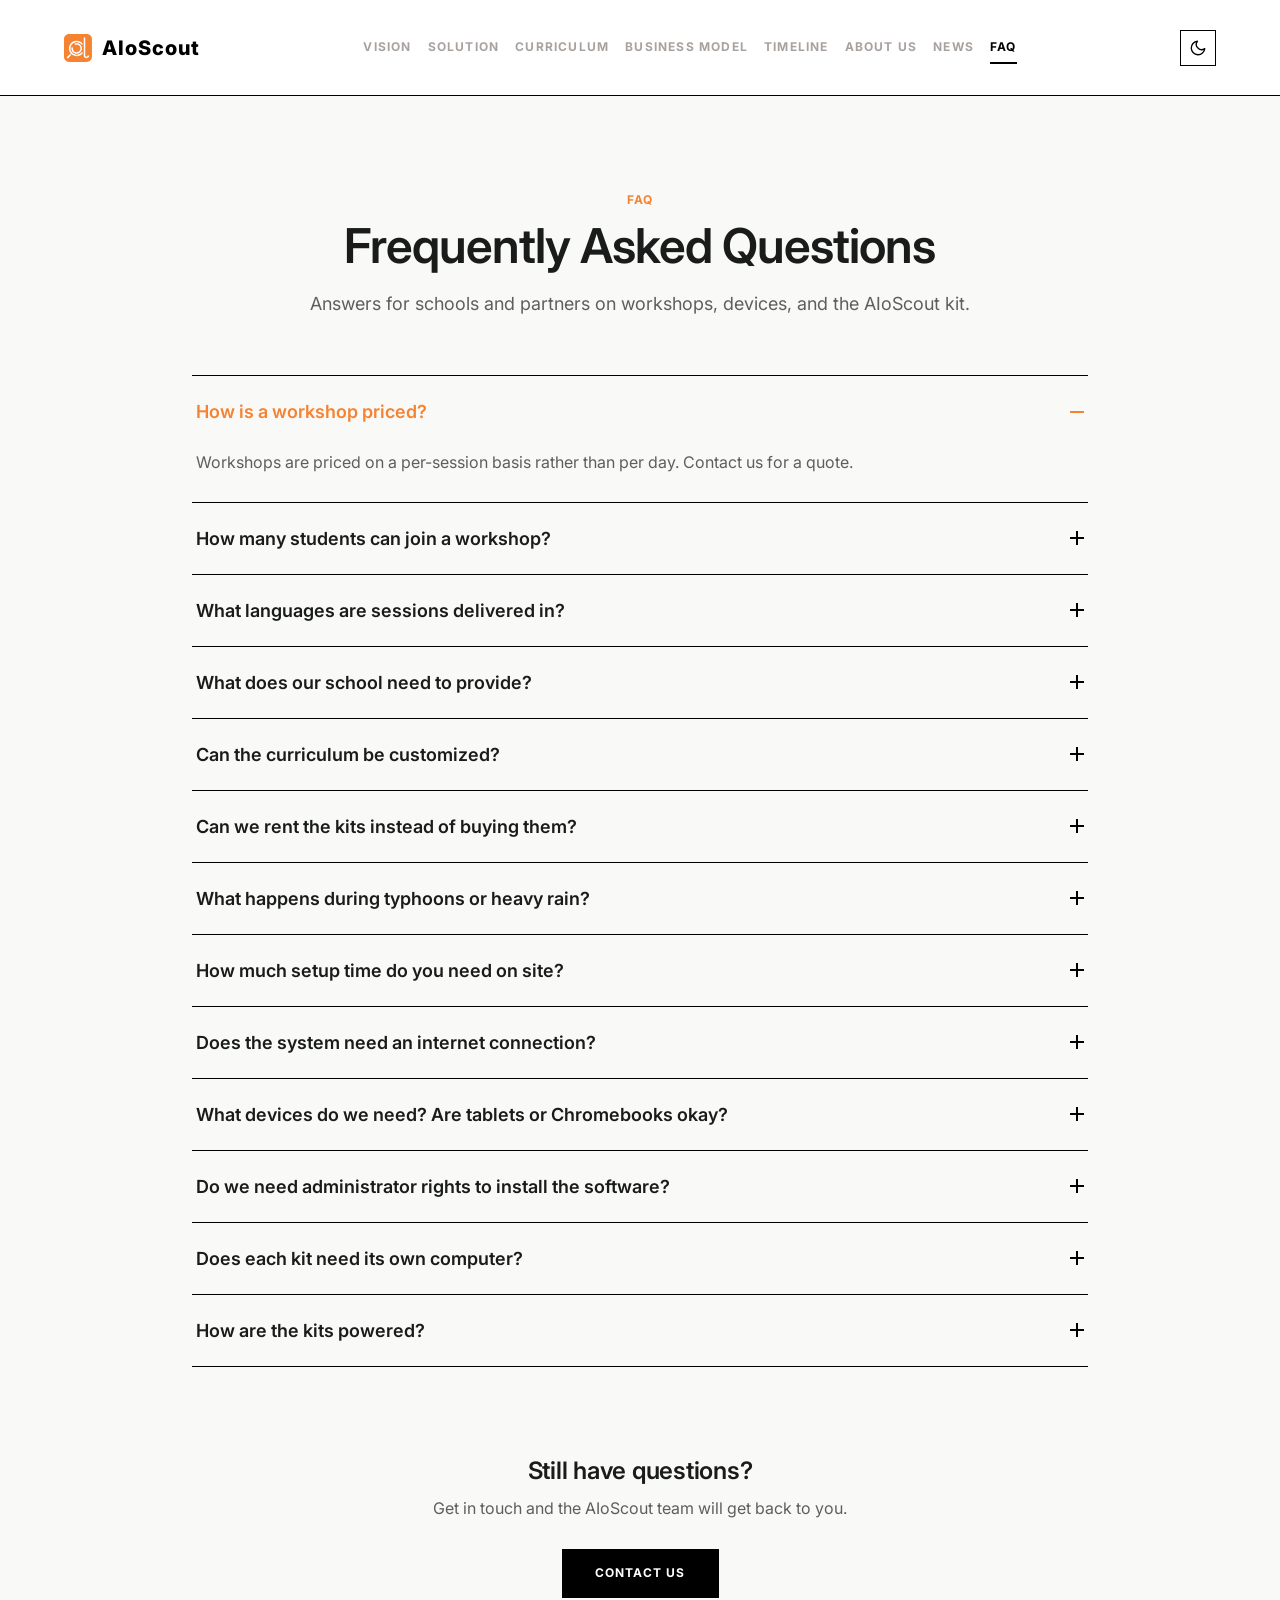
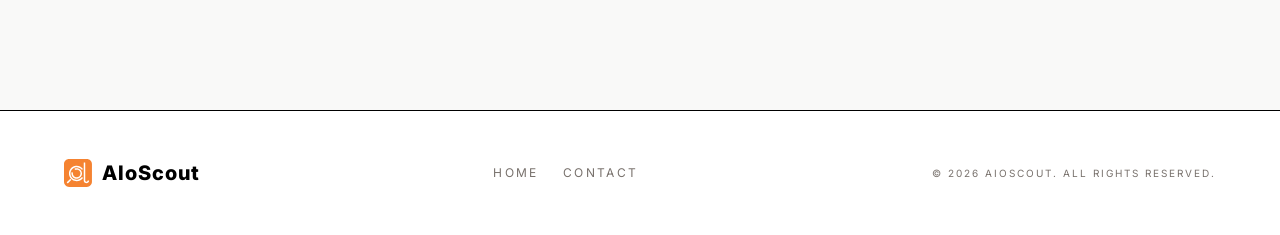
<file: faq.html>
<!DOCTYPE html>
<html lang="en">

<head>
    <meta charset="UTF-8">
    <meta name="viewport" content="width=device-width, initial-scale=1.0">
    <meta name="description"
        content="Frequently asked questions about the AIoScout physical AI learning platform.">
    <title>AIoScout | FAQ</title>
    <link rel="icon" href="favicon.ico">
    <meta name="theme-color" content="#f9f9f8">
    <script defer src="https://cloud.umami.is/script.js" data-website-id="7676bb0a-f33c-4df3-a756-9e0dd7aba793"></script>
    <script>
        (function () {
            var stored = null;
            try { stored = localStorage.getItem("theme"); } catch (e) { /* storage unavailable */ }
            var theme = stored === "light" || stored === "dark"
                ? stored
                : (window.matchMedia("(prefers-color-scheme: dark)").matches ? "dark" : "light");
            document.documentElement.setAttribute("data-theme", theme);
        })();
    </script>
    <script src="theme.js" defer></script>
    <link rel="preconnect" href="https://fonts.googleapis.com">
    <link rel="preconnect" href="https://fonts.gstatic.com" crossorigin>
    <link href="https://fonts.googleapis.com/css2?family=Inter:wght@400;600;700;800&display=swap" rel="stylesheet">
    <link rel="stylesheet" href="style.css">
</head>

<body class="faq-page">
    <header class="site-header" id="top">
        <a class="site-logo" href="/" aria-label="AIoScout home">
            <svg class="logo-mark" viewBox="0 0 496 496" aria-hidden="true" focusable="false"><path fill="currentColor" d="M405.08 0H90C40.3 0 0 40.3 0 90V405.07C0 454.78 40.3 495.07 90 495.07H405.07C454.78 495.07 495.07 454.77 495.07 405.07V90C495.07 40.29 454.77 0 405.07 0H405.08ZM123.27 376.8L71.73 428.34C68.15 431.92 62.35 431.92 58.77 428.34L52.94 422.51C49.36 418.93 49.36 413.13 52.94 409.55L104.48 358.01C108.06 354.43 113.86 354.43 117.44 358.01L123.27 363.84C126.85 367.42 126.85 373.22 123.27 376.8ZM333.43 339.2C299.8 383.22 241.33 404.16 184.14 386.85C141.32 373.89 107.18 339.56 94.09 296.78C68.1 211.82 127.9 127.92 211.74 119.91C258.02 115.48 303.39 135.01 332.08 171.26C334.42 174.22 333.69 178.54 330.62 180.73L319.95 188.33C317.06 190.39 313.01 189.7 310.78 186.93C284.58 154.43 240.46 137.51 195.13 149.9C151.62 161.79 119.21 200.5 115.21 245.42C108.91 316.34 168.12 372.24 235.49 365.8C266.82 362.8 293.89 346.91 311.82 323.86C314 321.05 318.04 320.29 320.97 322.3L331.82 329.76C334.92 331.89 335.72 336.19 333.44 339.19L333.43 339.2ZM161.83 279.24C170.03 302.03 190.77 318.93 214.75 322.31C264.21 329.28 303.07 283.83 289.48 236.56C283.54 215.9 267.34 198.96 246.98 192.08C230.95 186.66 215.22 187.6 201.69 192.55C198.52 193.71 194.86 192.45 193.41 189.41L188.24 178.56C185.95 173.75 187.43 169.58 191 168.2C199.01 165.09 207.44 163.08 216.04 162.26C273.49 156.77 324.62 205.4 318.27 265.97C314.41 302.86 288 334.8 252.48 345.49C194.29 363 137.01 322.05 131.52 264.64C130.7 256.04 131.07 247.39 132.61 238.93C133.3 235.17 137.11 232.92 140.81 233.88C144.81 234.92 149.84 236.23 153.72 237.24C157.15 238.13 159.07 241.5 158.52 245C156.79 255.83 157.61 267.45 161.85 279.24H161.83ZM387.56 427.04C365.14 422.51 349.66 401.8 349.66 378.93C349.66 309.15 349.66 109.74 349.66 70.73C349.66 67.05 352.64 64.06 356.33 64.06H369.57C373.25 64.06 376.24 67.04 376.24 70.73V378.97C376.24 389.59 383.46 399.46 393.94 401.18C405.44 403.07 415.61 395.64 418.15 385.25C418.83 382.46 421.84 380.19 424.71 380.19H438.13C442.28 380.19 445.37 383.98 444.69 388.08C440.42 413.87 415.53 432.69 387.57 427.04H387.56Z"/></svg>AIoScout
        </a>

        <nav class="site-nav" id="site-nav" aria-label="Primary navigation">
            <a href="index.html#vision">Vision</a>
            <a href="index.html#solution">Solution</a>
            <a href="index.html#curriculum">Curriculum</a>
            <a href="index.html#business">Business Model</a>
            <a href="index.html#timeline">Timeline</a>
            <a href="index.html#about">About Us</a>
            <a href="news.html">News</a>
            <a href="#faq" class="is-active">FAQ</a>
            <a href="links.html" class="site-nav__contact">Contact us</a>
        </nav>

        <div class="header-actions">
            <button class="theme-toggle" type="button" aria-pressed="false" aria-label="Switch to dark mode">
                <svg class="theme-toggle__moon" viewBox="0 0 24 24" fill="none" stroke="currentColor" stroke-width="1.8"
                    stroke-linecap="round" stroke-linejoin="round" aria-hidden="true">
                    <path d="M21 12.79A9 9 0 1 1 11.21 3 7 7 0 0 0 21 12.79z"/>
                </svg>
                <svg class="theme-toggle__sun" viewBox="0 0 24 24" fill="none" stroke="currentColor" stroke-width="1.8"
                    stroke-linecap="round" stroke-linejoin="round" aria-hidden="true">
                    <circle cx="12" cy="12" r="4"/>
                    <path d="M12 2v2M12 20v2M4.93 4.93l1.41 1.41M17.66 17.66l1.41 1.41M2 12h2M20 12h2M4.93 19.07l1.41-1.41M17.66 6.34l1.41-1.41"/>
                </svg>
            </button>
            <button class="nav-toggle" type="button" aria-expanded="false" aria-controls="site-nav">
                <span class="nav-toggle__line"></span>
                <span class="nav-toggle__line"></span>
                <span class="nav-toggle__line"></span>
                <span class="sr-only">Toggle navigation</span>
            </button>

            <a class="button button--outline header-cta" href="links.html">Contact us</a>
        </div>
    </header>

    <main>
        <section class="section faq" id="faq" aria-labelledby="faq-title">
            <div class="section-heading">
                <p class="eyebrow">FAQ</p>
                <h1 class="faq-title" id="faq-title">Frequently Asked Questions</h1>
                <p>Answers for schools and partners on workshops, devices, and the AIoScout kit.</p>
            </div>

            <!-- Copy sourced from the Notion FAQ draft (HK EduTech Expo). Items whose
                 answers are still TBC in the draft are intentionally omitted. The first
                 item ships open so the expanded state is visible during review. -->
            <div class="faq-list">
                <details class="faq-item" name="faq" open>
                    <summary class="faq-item__question">
                        <span>How is a workshop priced?</span>
                        <span class="faq-item__marker" aria-hidden="true"></span>
                    </summary>
                    <div class="faq-item__answer">
                        <p>Workshops are priced on a per-session basis rather than per day. Contact us for a quote.</p>
                    </div>
                </details>

                <details class="faq-item" name="faq">
                    <summary class="faq-item__question">
                        <span>How many students can join a workshop?</span>
                        <span class="faq-item__marker" aria-hidden="true"></span>
                    </summary>
                    <div class="faq-item__answer">
                        <p>We recommend 5–8 students per facilitator, and a single workshop can accommodate up to 30 participants.</p>
                    </div>
                </details>

                <details class="faq-item" name="faq">
                    <summary class="faq-item__question">
                        <span>What languages are sessions delivered in?</span>
                        <span class="faq-item__marker" aria-hidden="true"></span>
                    </summary>
                    <div class="faq-item__answer">
                        <p>Sessions can be delivered in English, Cantonese, or Mandarin.</p>
                    </div>
                </details>

                <details class="faq-item" name="faq">
                    <summary class="faq-item__question">
                        <span>What does our school need to provide?</span>
                        <span class="faq-item__marker" aria-hidden="true"></span>
                    </summary>
                    <div class="faq-item__answer">
                        <p>A room with Wi-Fi and power outlets is all we need on site.</p>
                    </div>
                </details>

                <details class="faq-item" name="faq">
                    <summary class="faq-item__question">
                        <span>Can the curriculum be customized?</span>
                        <span class="faq-item__marker" aria-hidden="true"></span>
                    </summary>
                    <div class="faq-item__answer">
                        <p>Yes. Depending on the modules selected, preparing a customized syllabus typically takes one to two weeks.</p>
                    </div>
                </details>

                <details class="faq-item" name="faq">
                    <summary class="faq-item__question">
                        <span>Can we rent the kits instead of buying them?</span>
                        <span class="faq-item__marker" aria-hidden="true"></span>
                    </summary>
                    <div class="faq-item__answer">
                        <p>Yes — kits are available for rent, with logistics included. A deposit is required in addition to the rental fee.</p>
                    </div>
                </details>

                <details class="faq-item" name="faq">
                    <summary class="faq-item__question">
                        <span>What happens during typhoons or heavy rain?</span>
                        <span class="faq-item__marker" aria-hidden="true"></span>
                    </summary>
                    <div class="faq-item__answer">
                        <p>If Typhoon Signal No. 8 or above, or the Black Rainstorm Warning Signal, is in force, the session can be rescheduled.</p>
                    </div>
                </details>

                <details class="faq-item" name="faq">
                    <summary class="faq-item__question">
                        <span>How much setup time do you need on site?</span>
                        <span class="faq-item__marker" aria-hidden="true"></span>
                    </summary>
                    <div class="faq-item__answer">
                        <p>A teacher training session is included. For workshops, setup takes 30 minutes at most.</p>
                    </div>
                </details>

                <details class="faq-item" name="faq">
                    <summary class="faq-item__question">
                        <span>Does the system need an internet connection?</span>
                        <span class="faq-item__marker" aria-hidden="true"></span>
                    </summary>
                    <div class="faq-item__answer">
                        <p>No. The whole system can be used offline — only the IoT content requires an internet connection.</p>
                    </div>
                </details>

                <details class="faq-item" name="faq">
                    <summary class="faq-item__question">
                        <span>What devices do we need? Are tablets or Chromebooks okay?</span>
                        <span class="faq-item__marker" aria-hidden="true"></span>
                    </summary>
                    <div class="faq-item__answer">
                        <p>For the Machine Learning module, we recommend a laptop with 8 GB of RAM. For all other modules, a lower-spec computer or a Chromebook with 4 GB of RAM is enough — any device that can run the AIoScout app.</p>
                    </div>
                </details>

                <details class="faq-item" name="faq">
                    <summary class="faq-item__question">
                        <span>Do we need administrator rights to install the software?</span>
                        <span class="faq-item__marker" aria-hidden="true"></span>
                    </summary>
                    <div class="faq-item__answer">
                        <p>Administrator rights are recommended for installing the AIoScout app. If your school's computers are centrally managed, it is best to involve your IT team early.</p>
                    </div>
                </details>

                <details class="faq-item" name="faq">
                    <summary class="faq-item__question">
                        <span>Does each kit need its own computer?</span>
                        <span class="faq-item__marker" aria-hidden="true"></span>
                    </summary>
                    <div class="faq-item__answer">
                        <p>No. The computer is only used to flash code and control the hardware, so one computer can handle several kits at the same time.</p>
                    </div>
                </details>

                <details class="faq-item" name="faq">
                    <summary class="faq-item__question">
                        <span>How are the kits powered?</span>
                        <span class="faq-item__marker" aria-hidden="true"></span>
                    </summary>
                    <div class="faq-item__answer">
                        <p>Each kit runs on two batteries, and each battery provides roughly one hour of use on a full charge.</p>
                    </div>
                </details>
            </div>

            <div class="faq-cta">
                <h3>Still have questions?</h3>
                <p>Get in touch and the AIoScout team will get back to you.</p>
                <a class="button button--dark" href="links.html">Contact us</a>
            </div>
        </section>
    </main>

    <footer class="site-footer">
        <a class="site-logo" href="/" aria-label="AIoScout home">
            <svg class="logo-mark" viewBox="0 0 496 496" aria-hidden="true" focusable="false"><path fill="currentColor" d="M405.08 0H90C40.3 0 0 40.3 0 90V405.07C0 454.78 40.3 495.07 90 495.07H405.07C454.78 495.07 495.07 454.77 495.07 405.07V90C495.07 40.29 454.77 0 405.07 0H405.08ZM123.27 376.8L71.73 428.34C68.15 431.92 62.35 431.92 58.77 428.34L52.94 422.51C49.36 418.93 49.36 413.13 52.94 409.55L104.48 358.01C108.06 354.43 113.86 354.43 117.44 358.01L123.27 363.84C126.85 367.42 126.85 373.22 123.27 376.8ZM333.43 339.2C299.8 383.22 241.33 404.16 184.14 386.85C141.32 373.89 107.18 339.56 94.09 296.78C68.1 211.82 127.9 127.92 211.74 119.91C258.02 115.48 303.39 135.01 332.08 171.26C334.42 174.22 333.69 178.54 330.62 180.73L319.95 188.33C317.06 190.39 313.01 189.7 310.78 186.93C284.58 154.43 240.46 137.51 195.13 149.9C151.62 161.79 119.21 200.5 115.21 245.42C108.91 316.34 168.12 372.24 235.49 365.8C266.82 362.8 293.89 346.91 311.82 323.86C314 321.05 318.04 320.29 320.97 322.3L331.82 329.76C334.92 331.89 335.72 336.19 333.44 339.19L333.43 339.2ZM161.83 279.24C170.03 302.03 190.77 318.93 214.75 322.31C264.21 329.28 303.07 283.83 289.48 236.56C283.54 215.9 267.34 198.96 246.98 192.08C230.95 186.66 215.22 187.6 201.69 192.55C198.52 193.71 194.86 192.45 193.41 189.41L188.24 178.56C185.95 173.75 187.43 169.58 191 168.2C199.01 165.09 207.44 163.08 216.04 162.26C273.49 156.77 324.62 205.4 318.27 265.97C314.41 302.86 288 334.8 252.48 345.49C194.29 363 137.01 322.05 131.52 264.64C130.7 256.04 131.07 247.39 132.61 238.93C133.3 235.17 137.11 232.92 140.81 233.88C144.81 234.92 149.84 236.23 153.72 237.24C157.15 238.13 159.07 241.5 158.52 245C156.79 255.83 157.61 267.45 161.85 279.24H161.83ZM387.56 427.04C365.14 422.51 349.66 401.8 349.66 378.93C349.66 309.15 349.66 109.74 349.66 70.73C349.66 67.05 352.64 64.06 356.33 64.06H369.57C373.25 64.06 376.24 67.04 376.24 70.73V378.97C376.24 389.59 383.46 399.46 393.94 401.18C405.44 403.07 415.61 395.64 418.15 385.25C418.83 382.46 421.84 380.19 424.71 380.19H438.13C442.28 380.19 445.37 383.98 444.69 388.08C440.42 413.87 415.53 432.69 387.57 427.04H387.56Z"/></svg>AIoScout
        </a>
        <nav class="footer-nav" aria-label="Footer navigation">
            <a href="index.html">Home</a>
            <a href="links.html">Contact</a>
        </nav>
        <p>&copy; 2026 AIoScout. All rights reserved.</p>
    </footer>

    <script>
        (function () {
            var toggle = document.querySelector(".nav-toggle");
            var nav = document.getElementById("site-nav");

            if (!toggle || !nav) return;

            function closeNav() {
                nav.classList.remove("is-open");
                document.body.classList.remove("nav-open");
                toggle.setAttribute("aria-expanded", "false");
            }

            toggle.addEventListener("click", function () {
                var isOpen = nav.classList.toggle("is-open");
                document.body.classList.toggle("nav-open", isOpen);
                toggle.setAttribute("aria-expanded", String(isOpen));
            });

            window.addEventListener("resize", function () {
                if (window.innerWidth > 960) closeNav();
            });
        })();
    </script>
</body>

</html>
</file>
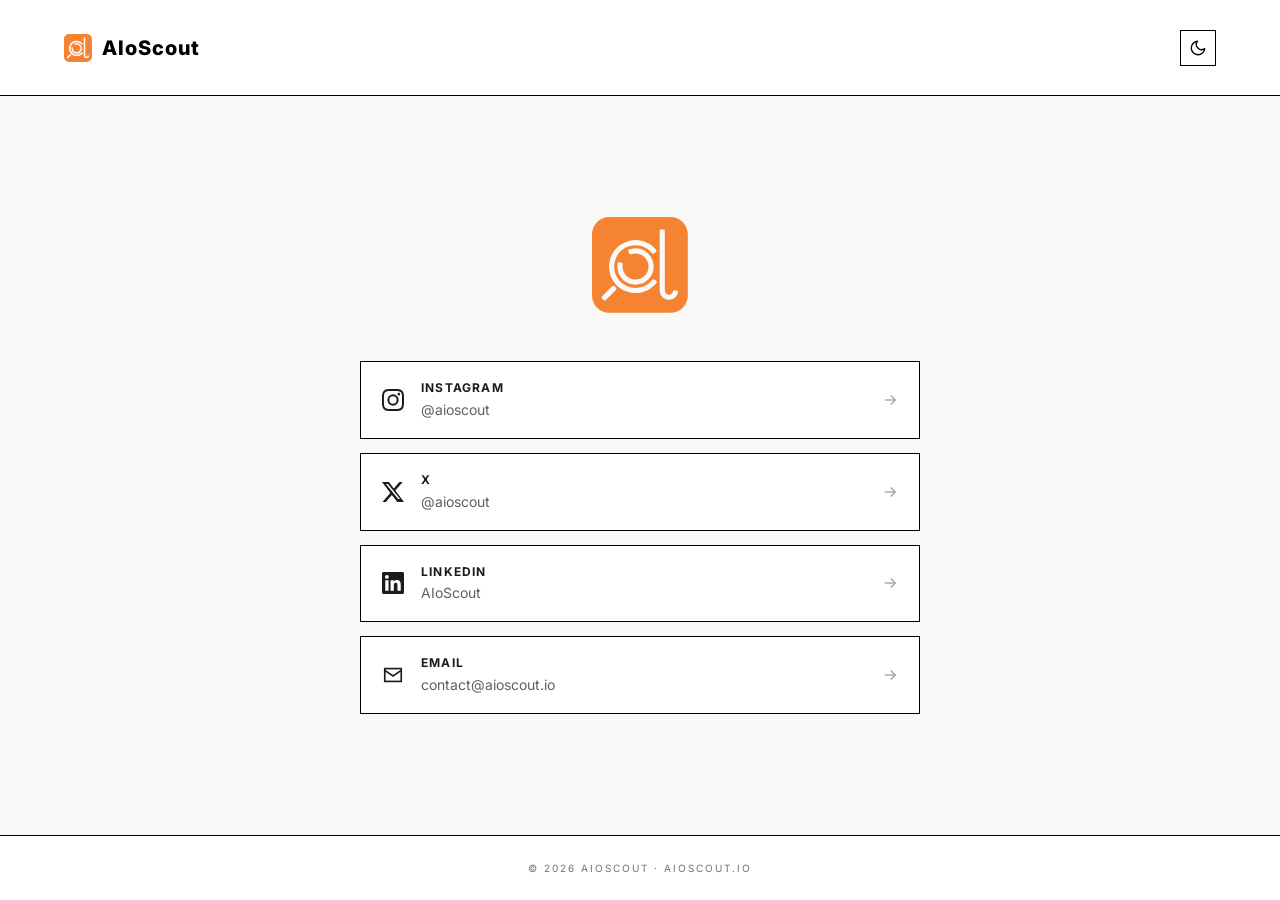
<file: links.html>
<!DOCTYPE html>
<html lang="en">

<head>
    <meta charset="UTF-8">
    <meta name="viewport" content="width=device-width, initial-scale=1.0">
    <meta name="description" content="Get in touch with the AIoScout team.">
    <title>AIoScout | Contact</title>
    <link rel="icon" href="favicon.ico">
    <meta name="theme-color" content="#f9f9f8">
    <script defer src="https://cloud.umami.is/script.js" data-website-id="7676bb0a-f33c-4df3-a756-9e0dd7aba793"></script>
    <script>
        (function () {
            var stored = null;
            try { stored = localStorage.getItem("theme"); } catch (e) { /* storage unavailable */ }
            var theme = stored === "light" || stored === "dark"
                ? stored
                : (window.matchMedia("(prefers-color-scheme: dark)").matches ? "dark" : "light");
            document.documentElement.setAttribute("data-theme", theme);
        })();
    </script>
    <script src="theme.js" defer></script>
    <link rel="preconnect" href="https://fonts.googleapis.com">
    <link rel="preconnect" href="https://fonts.gstatic.com" crossorigin>
    <link href="https://fonts.googleapis.com/css2?family=Inter:wght@400;600;700;800&display=swap" rel="stylesheet">
    <link rel="stylesheet" href="style.css">
</head>

<body class="links-page">
    <header class="site-header links-page__header">
        <a class="site-logo" href="/" aria-label="AIoScout home">
            <svg class="logo-mark" viewBox="0 0 496 496" aria-hidden="true" focusable="false"><path fill="currentColor" d="M405.08 0H90C40.3 0 0 40.3 0 90V405.07C0 454.78 40.3 495.07 90 495.07H405.07C454.78 495.07 495.07 454.77 495.07 405.07V90C495.07 40.29 454.77 0 405.07 0H405.08ZM123.27 376.8L71.73 428.34C68.15 431.92 62.35 431.92 58.77 428.34L52.94 422.51C49.36 418.93 49.36 413.13 52.94 409.55L104.48 358.01C108.06 354.43 113.86 354.43 117.44 358.01L123.27 363.84C126.85 367.42 126.85 373.22 123.27 376.8ZM333.43 339.2C299.8 383.22 241.33 404.16 184.14 386.85C141.32 373.89 107.18 339.56 94.09 296.78C68.1 211.82 127.9 127.92 211.74 119.91C258.02 115.48 303.39 135.01 332.08 171.26C334.42 174.22 333.69 178.54 330.62 180.73L319.95 188.33C317.06 190.39 313.01 189.7 310.78 186.93C284.58 154.43 240.46 137.51 195.13 149.9C151.62 161.79 119.21 200.5 115.21 245.42C108.91 316.34 168.12 372.24 235.49 365.8C266.82 362.8 293.89 346.91 311.82 323.86C314 321.05 318.04 320.29 320.97 322.3L331.82 329.76C334.92 331.89 335.72 336.19 333.44 339.19L333.43 339.2ZM161.83 279.24C170.03 302.03 190.77 318.93 214.75 322.31C264.21 329.28 303.07 283.83 289.48 236.56C283.54 215.9 267.34 198.96 246.98 192.08C230.95 186.66 215.22 187.6 201.69 192.55C198.52 193.71 194.86 192.45 193.41 189.41L188.24 178.56C185.95 173.75 187.43 169.58 191 168.2C199.01 165.09 207.44 163.08 216.04 162.26C273.49 156.77 324.62 205.4 318.27 265.97C314.41 302.86 288 334.8 252.48 345.49C194.29 363 137.01 322.05 131.52 264.64C130.7 256.04 131.07 247.39 132.61 238.93C133.3 235.17 137.11 232.92 140.81 233.88C144.81 234.92 149.84 236.23 153.72 237.24C157.15 238.13 159.07 241.5 158.52 245C156.79 255.83 157.61 267.45 161.85 279.24H161.83ZM387.56 427.04C365.14 422.51 349.66 401.8 349.66 378.93C349.66 309.15 349.66 109.74 349.66 70.73C349.66 67.05 352.64 64.06 356.33 64.06H369.57C373.25 64.06 376.24 67.04 376.24 70.73V378.97C376.24 389.59 383.46 399.46 393.94 401.18C405.44 403.07 415.61 395.64 418.15 385.25C418.83 382.46 421.84 380.19 424.71 380.19H438.13C442.28 380.19 445.37 383.98 444.69 388.08C440.42 413.87 415.53 432.69 387.57 427.04H387.56Z"/></svg>AIoScout
        </a>

        <div class="header-actions">
            <button class="theme-toggle" type="button" aria-pressed="false" aria-label="Switch to dark mode">
                <svg class="theme-toggle__moon" viewBox="0 0 24 24" fill="none" stroke="currentColor" stroke-width="1.8"
                    stroke-linecap="round" stroke-linejoin="round" aria-hidden="true">
                    <path d="M21 12.79A9 9 0 1 1 11.21 3 7 7 0 0 0 21 12.79z"/>
                </svg>
                <svg class="theme-toggle__sun" viewBox="0 0 24 24" fill="none" stroke="currentColor" stroke-width="1.8"
                    stroke-linecap="round" stroke-linejoin="round" aria-hidden="true">
                    <circle cx="12" cy="12" r="4"/>
                    <path d="M12 2v2M12 20v2M4.93 4.93l1.41 1.41M17.66 17.66l1.41 1.41M2 12h2M20 12h2M4.93 19.07l1.41-1.41M17.66 6.34l1.41-1.41"/>
                </svg>
            </button>
        </div>
    </header>

    <main>
        <section class="links-hero section">
            <div class="links-hero__inner">
                <h1 class="sr-only">Contact AIoScout</h1>
                <svg class="logo-mark links-hero__logo" role="img" aria-label="AIoScout" viewBox="0 0 496 496"><path fill="currentColor" d="M405.08 0H90C40.3 0 0 40.3 0 90V405.07C0 454.78 40.3 495.07 90 495.07H405.07C454.78 495.07 495.07 454.77 495.07 405.07V90C495.07 40.29 454.77 0 405.07 0H405.08ZM123.27 376.8L71.73 428.34C68.15 431.92 62.35 431.92 58.77 428.34L52.94 422.51C49.36 418.93 49.36 413.13 52.94 409.55L104.48 358.01C108.06 354.43 113.86 354.43 117.44 358.01L123.27 363.84C126.85 367.42 126.85 373.22 123.27 376.8ZM333.43 339.2C299.8 383.22 241.33 404.16 184.14 386.85C141.32 373.89 107.18 339.56 94.09 296.78C68.1 211.82 127.9 127.92 211.74 119.91C258.02 115.48 303.39 135.01 332.08 171.26C334.42 174.22 333.69 178.54 330.62 180.73L319.95 188.33C317.06 190.39 313.01 189.7 310.78 186.93C284.58 154.43 240.46 137.51 195.13 149.9C151.62 161.79 119.21 200.5 115.21 245.42C108.91 316.34 168.12 372.24 235.49 365.8C266.82 362.8 293.89 346.91 311.82 323.86C314 321.05 318.04 320.29 320.97 322.3L331.82 329.76C334.92 331.89 335.72 336.19 333.44 339.19L333.43 339.2ZM161.83 279.24C170.03 302.03 190.77 318.93 214.75 322.31C264.21 329.28 303.07 283.83 289.48 236.56C283.54 215.9 267.34 198.96 246.98 192.08C230.95 186.66 215.22 187.6 201.69 192.55C198.52 193.71 194.86 192.45 193.41 189.41L188.24 178.56C185.95 173.75 187.43 169.58 191 168.2C199.01 165.09 207.44 163.08 216.04 162.26C273.49 156.77 324.62 205.4 318.27 265.97C314.41 302.86 288 334.8 252.48 345.49C194.29 363 137.01 322.05 131.52 264.64C130.7 256.04 131.07 247.39 132.61 238.93C133.3 235.17 137.11 232.92 140.81 233.88C144.81 234.92 149.84 236.23 153.72 237.24C157.15 238.13 159.07 241.5 158.52 245C156.79 255.83 157.61 267.45 161.85 279.24H161.83ZM387.56 427.04C365.14 422.51 349.66 401.8 349.66 378.93C349.66 309.15 349.66 109.74 349.66 70.73C349.66 67.05 352.64 64.06 356.33 64.06H369.57C373.25 64.06 376.24 67.04 376.24 70.73V378.97C376.24 389.59 383.46 399.46 393.94 401.18C405.44 403.07 415.61 395.64 418.15 385.25C418.83 382.46 421.84 380.19 424.71 380.19H438.13C442.28 380.19 445.37 383.98 444.69 388.08C440.42 413.87 415.53 432.69 387.57 427.04H387.56Z"/></svg>

                <ol class="link-list">
                    <!-- Placeholder links — swap in the real profile URLs when ready -->
                    <li>
                        <a class="link-card" href="https://instagram.com/aioscout">
                            <span class="link-card__icon" aria-hidden="true">
                                <svg viewBox="0 0 24 24" fill="currentColor">
                                    <path d="M12 2.16c3.2 0 3.58.01 4.85.07 1.17.05 1.8.25 2.23.41.56.22.96.48 1.38.9.42.42.68.82.9 1.38.16.42.36 1.06.41 2.23.06 1.27.07 1.65.07 4.85s-.01 3.58-.07 4.85c-.05 1.17-.25 1.8-.41 2.23-.22.56-.48.96-.9 1.38-.42.42-.82.68-1.38.9-.42.16-1.06.36-2.23.41-1.27.06-1.65.07-4.85.07s-3.58-.01-4.85-.07c-1.17-.05-1.8-.25-2.23-.41a3.72 3.72 0 0 1-1.38-.9 3.72 3.72 0 0 1-.9-1.38c-.16-.42-.36-1.06-.41-2.23-.06-1.27-.07-1.65-.07-4.85s.01-3.58.07-4.85c.05-1.17.25-1.8.41-2.23.22-.56.48-.96.9-1.38.42-.42.82-.68 1.38-.9.42-.16 1.06-.36 2.23-.41 1.27-.06 1.65-.07 4.85-.07M12 0C8.74 0 8.33.02 7.05.07 5.78.13 4.9.33 4.14.63c-.79.31-1.46.72-2.13 1.38A5.88 5.88 0 0 0 .63 4.14C.33 4.9.13 5.78.07 7.05.02 8.33 0 8.74 0 12s.02 3.67.07 4.95c.06 1.27.26 2.15.56 2.91.31.79.72 1.46 1.38 2.13.67.66 1.34 1.08 2.13 1.38.76.3 1.64.5 2.91.56C8.33 23.98 8.74 24 12 24s3.67-.02 4.95-.07c1.27-.06 2.15-.26 2.91-.56a5.88 5.88 0 0 0 2.13-1.38 5.88 5.88 0 0 0 1.38-2.13c.3-.76.5-1.64.56-2.91.05-1.28.07-1.69.07-4.95s-.02-3.67-.07-4.95c-.06-1.27-.26-2.15-.56-2.91a5.88 5.88 0 0 0-1.38-2.13A5.88 5.88 0 0 0 19.86.63c-.76-.3-1.64-.5-2.91-.56C15.67.02 15.26 0 12 0zm0 5.84A6.16 6.16 0 1 0 18.16 12 6.16 6.16 0 0 0 12 5.84zM12 16a4 4 0 1 1 4-4 4 4 0 0 1-4 4zm7.85-10.4a1.44 1.44 0 1 1-1.44-1.44 1.44 1.44 0 0 1 1.44 1.44z"/>
                                </svg>
                            </span>
                            <span class="link-card__body">
                                <span class="link-card__title">Instagram</span>
                                <span class="link-card__handle">@aioscout</span>
                            </span>
                            <span class="link-card__arrow" aria-hidden="true">
                                <svg viewBox="0 0 24 24" fill="none" stroke="currentColor" stroke-width="1.8">
                                    <path d="M5 12h14"/><path d="m13 6 6 6-6 6"/>
                                </svg>
                            </span>
                        </a>
                    </li>
                    <li>
                        <a class="link-card" href="https://x.com/aioscout">
                            <span class="link-card__icon" aria-hidden="true">
                                <svg viewBox="0 0 24 24" fill="currentColor">
                                    <path d="M18.9 1.15h3.68l-8.04 9.19L24 22.85h-7.41l-5.8-7.58-6.64 7.58H.47l8.6-9.83L0 1.15h7.59l5.24 6.93 6.07-6.93zm-1.29 18.49h2.04L6.49 3.24H4.3l13.31 16.4z"/>
                                </svg>
                            </span>
                            <span class="link-card__body">
                                <span class="link-card__title">X</span>
                                <span class="link-card__handle">@aioscout</span>
                            </span>
                            <span class="link-card__arrow" aria-hidden="true">
                                <svg viewBox="0 0 24 24" fill="none" stroke="currentColor" stroke-width="1.8">
                                    <path d="M5 12h14"/><path d="m13 6 6 6-6 6"/>
                                </svg>
                            </span>
                        </a>
                    </li>
                    <li>
                        <a class="link-card" href="https://www.linkedin.com/in/aioscout">
                            <span class="link-card__icon" aria-hidden="true">
                                <svg viewBox="0 0 24 24" fill="currentColor">
                                    <path d="M20.45 20.45h-3.55v-5.57c0-1.33-.03-3.04-1.86-3.04-1.85 0-2.13 1.45-2.13 2.94v5.67H9.35V9h3.41v1.56h.05c.48-.9 1.64-1.85 3.37-1.85 3.6 0 4.27 2.37 4.27 5.46v6.28zM5.34 7.43a2.06 2.06 0 1 1 0-4.13 2.06 2.06 0 0 1 0 4.13zm1.78 13.02H3.56V9h3.56v11.45zM22.22 0H1.77C.79 0 0 .77 0 1.73v20.54C0 23.23.79 24 1.77 24h20.45c.98 0 1.78-.77 1.78-1.73V1.73C24 .77 23.2 0 22.22 0z"/>
                                </svg>
                            </span>
                            <span class="link-card__body">
                                <span class="link-card__title">LinkedIn</span>
                                <span class="link-card__handle">AIoScout</span>
                            </span>
                            <span class="link-card__arrow" aria-hidden="true">
                                <svg viewBox="0 0 24 24" fill="none" stroke="currentColor" stroke-width="1.8">
                                    <path d="M5 12h14"/><path d="m13 6 6 6-6 6"/>
                                </svg>
                            </span>
                        </a>
                    </li>
                    <li>
                        <a class="link-card" href="mailto:contact@aioscout.io">
                            <span class="link-card__icon" aria-hidden="true">
                                <svg viewBox="0 0 24 24" fill="none" stroke="currentColor" stroke-width="1.8">
                                    <rect x="3" y="5" width="18" height="14"/><path d="m3 7 9 6 9-6"/>
                                </svg>
                            </span>
                            <span class="link-card__body">
                                <span class="link-card__title">Email</span>
                                <span class="link-card__handle">contact@aioscout.io</span>
                            </span>
                            <span class="link-card__arrow" aria-hidden="true">
                                <svg viewBox="0 0 24 24" fill="none" stroke="currentColor" stroke-width="1.8">
                                    <path d="M5 12h14"/><path d="m13 6 6 6-6 6"/>
                                </svg>
                            </span>
                        </a>
                    </li>
                </ol>
            </div>
        </section>
    </main>

    <footer class="site-footer links-page__footer">
        <p>&copy; 2026 AIoScout &middot; aioscout.io</p>
    </footer>
</body>

</html>
</file>
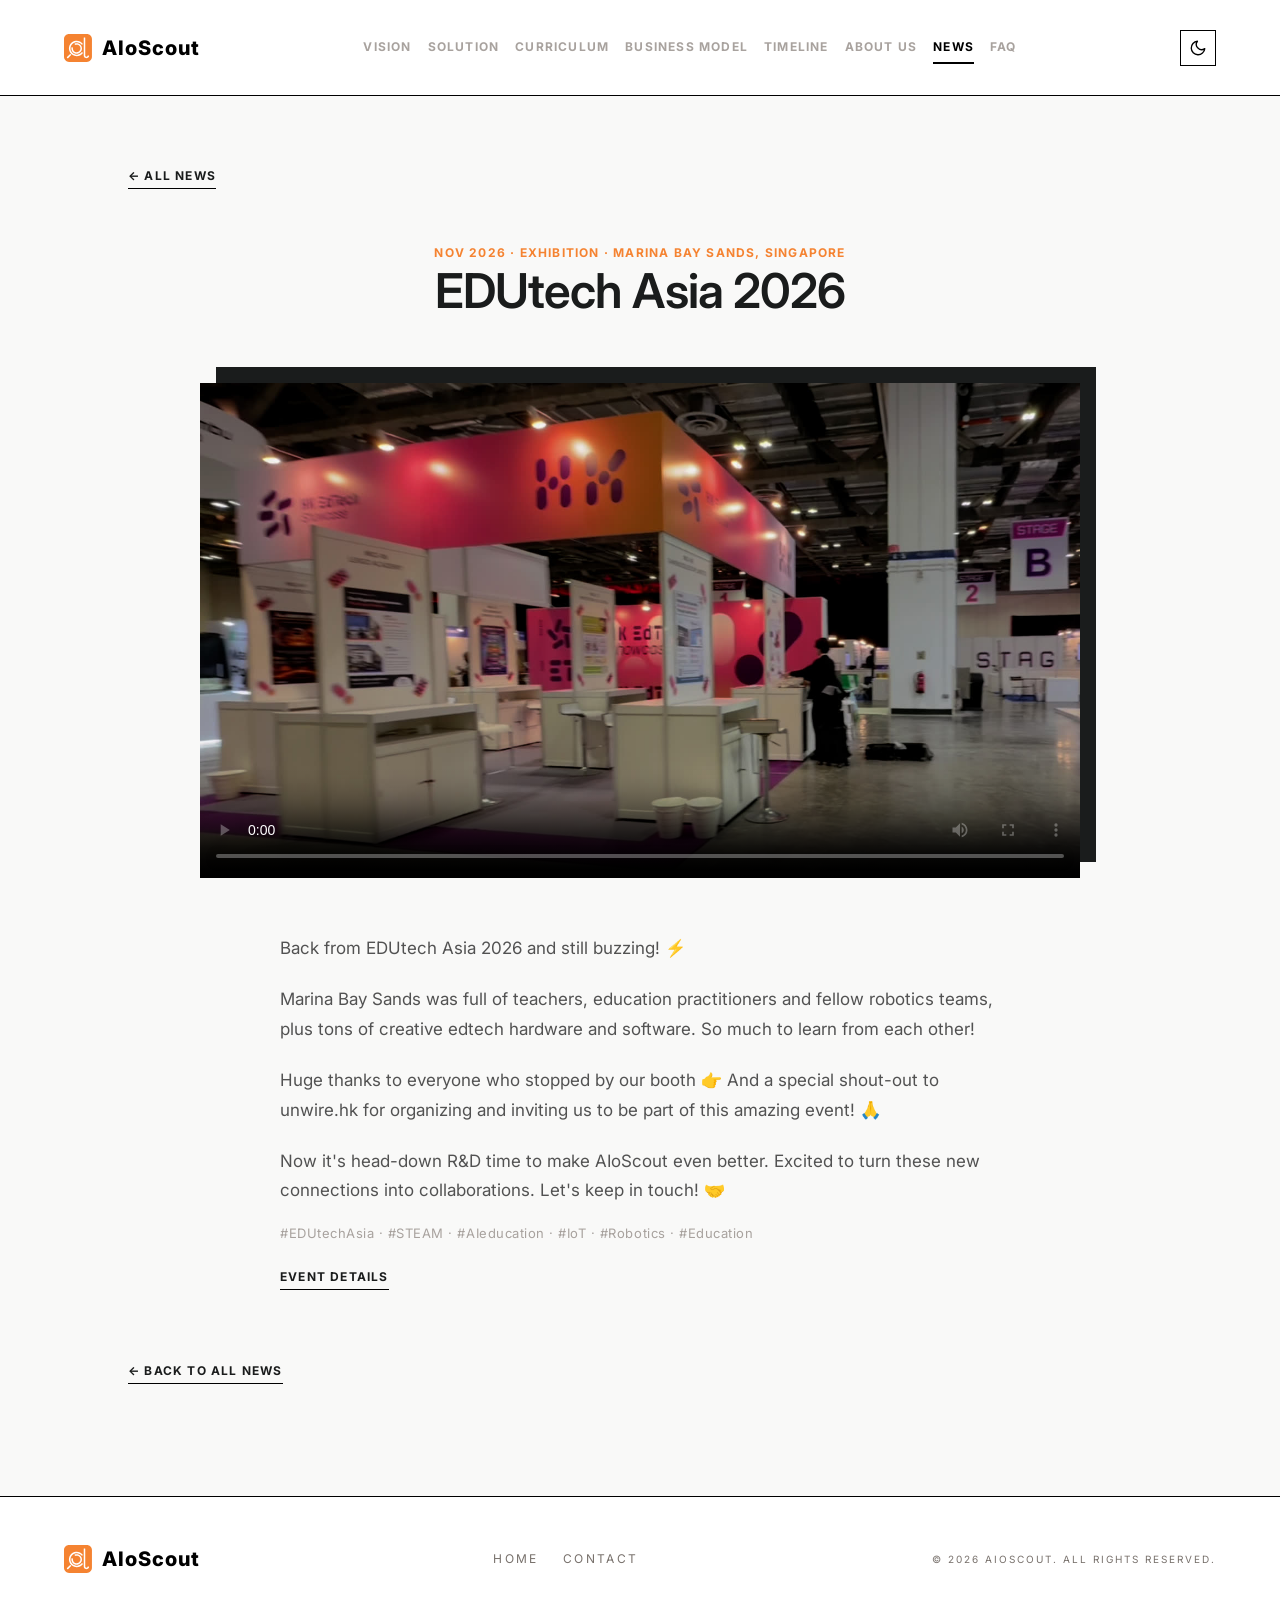
<file: news-edutech-asia-2026.html>
<!DOCTYPE html>
<html lang="en">

<head>
    <meta charset="UTF-8">
    <meta name="viewport" content="width=device-width, initial-scale=1.0">
    <meta name="description"
        content="AIoScout at EDUtech Asia 2026, Marina Bay Sands, Singapore — booth highlights and what's next.">
    <title>AIoScout | EDUtech Asia 2026</title>
    <link rel="icon" href="favicon.ico">
    <meta name="theme-color" content="#f9f9f8">
    <script defer src="https://cloud.umami.is/script.js" data-website-id="7676bb0a-f33c-4df3-a756-9e0dd7aba793"></script>
    <script>
        (function () {
            var stored = null;
            try { stored = localStorage.getItem("theme"); } catch (e) { /* storage unavailable */ }
            var theme = stored === "light" || stored === "dark"
                ? stored
                : (window.matchMedia("(prefers-color-scheme: dark)").matches ? "dark" : "light");
            document.documentElement.setAttribute("data-theme", theme);
        })();
    </script>
    <script src="theme.js" defer></script>
    <link rel="preconnect" href="https://fonts.googleapis.com">
    <link rel="preconnect" href="https://fonts.gstatic.com" crossorigin>
    <link href="https://fonts.googleapis.com/css2?family=Inter:wght@400;600;700;800&display=swap" rel="stylesheet">
    <link rel="stylesheet" href="style.css">
</head>

<body class="news-article-page">
    <header class="site-header" id="top">
        <a class="site-logo" href="/" aria-label="AIoScout home">
            <svg class="logo-mark" viewBox="0 0 496 496" aria-hidden="true" focusable="false"><path fill="currentColor" d="M405.08 0H90C40.3 0 0 40.3 0 90V405.07C0 454.78 40.3 495.07 90 495.07H405.07C454.78 495.07 495.07 454.77 495.07 405.07V90C495.07 40.29 454.77 0 405.07 0H405.08ZM123.27 376.8L71.73 428.34C68.15 431.92 62.35 431.92 58.77 428.34L52.94 422.51C49.36 418.93 49.36 413.13 52.94 409.55L104.48 358.01C108.06 354.43 113.86 354.43 117.44 358.01L123.27 363.84C126.85 367.42 126.85 373.22 123.27 376.8ZM333.43 339.2C299.8 383.22 241.33 404.16 184.14 386.85C141.32 373.89 107.18 339.56 94.09 296.78C68.1 211.82 127.9 127.92 211.74 119.91C258.02 115.48 303.39 135.01 332.08 171.26C334.42 174.22 333.69 178.54 330.62 180.73L319.95 188.33C317.06 190.39 313.01 189.7 310.78 186.93C284.58 154.43 240.46 137.51 195.13 149.9C151.62 161.79 119.21 200.5 115.21 245.42C108.91 316.34 168.12 372.24 235.49 365.8C266.82 362.8 293.89 346.91 311.82 323.86C314 321.05 318.04 320.29 320.97 322.3L331.82 329.76C334.92 331.89 335.72 336.19 333.44 339.19L333.43 339.2ZM161.83 279.24C170.03 302.03 190.77 318.93 214.75 322.31C264.21 329.28 303.07 283.83 289.48 236.56C283.54 215.9 267.34 198.96 246.98 192.08C230.95 186.66 215.22 187.6 201.69 192.55C198.52 193.71 194.86 192.45 193.41 189.41L188.24 178.56C185.95 173.75 187.43 169.58 191 168.2C199.01 165.09 207.44 163.08 216.04 162.26C273.49 156.77 324.62 205.4 318.27 265.97C314.41 302.86 288 334.8 252.48 345.49C194.29 363 137.01 322.05 131.52 264.64C130.7 256.04 131.07 247.39 132.61 238.93C133.3 235.17 137.11 232.92 140.81 233.88C144.81 234.92 149.84 236.23 153.72 237.24C157.15 238.13 159.07 241.5 158.52 245C156.79 255.83 157.61 267.45 161.85 279.24H161.83ZM387.56 427.04C365.14 422.51 349.66 401.8 349.66 378.93C349.66 309.15 349.66 109.74 349.66 70.73C349.66 67.05 352.64 64.06 356.33 64.06H369.57C373.25 64.06 376.24 67.04 376.24 70.73V378.97C376.24 389.59 383.46 399.46 393.94 401.18C405.44 403.07 415.61 395.64 418.15 385.25C418.83 382.46 421.84 380.19 424.71 380.19H438.13C442.28 380.19 445.37 383.98 444.69 388.08C440.42 413.87 415.53 432.69 387.57 427.04H387.56Z"/></svg>AIoScout
        </a>

        <nav class="site-nav" id="site-nav" aria-label="Primary navigation">
            <a href="index.html#vision">Vision</a>
            <a href="index.html#solution">Solution</a>
            <a href="index.html#curriculum">Curriculum</a>
            <a href="index.html#business">Business Model</a>
            <a href="index.html#timeline">Timeline</a>
            <a href="index.html#about">About Us</a>
            <a href="news.html" class="is-active">News</a>
            <a href="faq.html">FAQ</a>
            <a href="links.html" class="site-nav__contact">Contact us</a>
        </nav>

        <div class="header-actions">
            <button class="theme-toggle" type="button" aria-pressed="false" aria-label="Switch to dark mode">
                <svg class="theme-toggle__moon" viewBox="0 0 24 24" fill="none" stroke="currentColor" stroke-width="1.8"
                    stroke-linecap="round" stroke-linejoin="round" aria-hidden="true">
                    <path d="M21 12.79A9 9 0 1 1 11.21 3 7 7 0 0 0 21 12.79z"/>
                </svg>
                <svg class="theme-toggle__sun" viewBox="0 0 24 24" fill="none" stroke="currentColor" stroke-width="1.8"
                    stroke-linecap="round" stroke-linejoin="round" aria-hidden="true">
                    <circle cx="12" cy="12" r="4"/>
                    <path d="M12 2v2M12 20v2M4.93 4.93l1.41 1.41M17.66 17.66l1.41 1.41M2 12h2M20 12h2M4.93 19.07l1.41-1.41M17.66 6.34l1.41-1.41"/>
                </svg>
            </button>
            <button class="nav-toggle" type="button" aria-expanded="false" aria-controls="site-nav">
                <span class="nav-toggle__line"></span>
                <span class="nav-toggle__line"></span>
                <span class="nav-toggle__line"></span>
                <span class="sr-only">Toggle navigation</span>
            </button>

            <a class="button button--outline header-cta" href="links.html">Contact us</a>
        </div>
    </header>

    <main>
        <section class="section news-article" aria-labelledby="news-article-title">
            <div class="news-article__head">
                <a class="news-article__back" href="news.html">&larr; All news</a>
                <div class="section-heading">
                    <p class="eyebrow">Nov 2026 &middot; Exhibition &middot; Marina Bay Sands, Singapore</p>
                    <h1 class="news-title" id="news-article-title">EDUtech Asia 2026</h1>
                </div>
            </div>

            <figure class="news-article__media">
                <video controls playsinline preload="metadata" poster="assets/edutech-asia-2026-poster.jpg">
                    <source src="assets/edutech-asia-2026.mp4" type="video/mp4">
                    Your browser does not support embedded video.
                </video>
            </figure>

            <div class="news-article__body">
                <p>Back from EDUtech Asia 2026 and still buzzing! &#9889;</p>
                <p>Marina Bay Sands was full of teachers, education practitioners and fellow robotics teams, plus tons
                    of creative edtech hardware and software. So much to learn from each other!</p>
                <p>Huge thanks to everyone who stopped by our booth &#128073; And a special shout-out to unwire.hk
                    for organizing and inviting us to be part of this amazing event! &#128591;</p>
                <p>Now it's head-down R&amp;D time to make AIoScout even better. Excited to turn these new connections
                    into collaborations. Let's keep in touch! &#129309;</p>
                <p class="news-article__tags">#EDUtechAsia &middot; #STEAM &middot; #AIeducation &middot; #IoT
                    &middot; #Robotics &middot; #Education</p>
                <a class="text-link" href="https://www.terrapinn.com/exhibition/edutech-asia/index.stm"
                    target="_blank" rel="noopener">Event details</a>
            </div>

            <a class="news-article__back news-article__back--end" href="news.html">&larr; Back to all news</a>
        </section>
    </main>

    <footer class="site-footer">
        <a class="site-logo" href="/" aria-label="AIoScout home">
            <svg class="logo-mark" viewBox="0 0 496 496" aria-hidden="true" focusable="false"><path fill="currentColor" d="M405.08 0H90C40.3 0 0 40.3 0 90V405.07C0 454.78 40.3 495.07 90 495.07H405.07C454.78 495.07 495.07 454.77 495.07 405.07V90C495.07 40.29 454.77 0 405.07 0H405.08ZM123.27 376.8L71.73 428.34C68.15 431.92 62.35 431.92 58.77 428.34L52.94 422.51C49.36 418.93 49.36 413.13 52.94 409.55L104.48 358.01C108.06 354.43 113.86 354.43 117.44 358.01L123.27 363.84C126.85 367.42 126.85 373.22 123.27 376.8ZM333.43 339.2C299.8 383.22 241.33 404.16 184.14 386.85C141.32 373.89 107.18 339.56 94.09 296.78C68.1 211.82 127.9 127.92 211.74 119.91C258.02 115.48 303.39 135.01 332.08 171.26C334.42 174.22 333.69 178.54 330.62 180.73L319.95 188.33C317.06 190.39 313.01 189.7 310.78 186.93C284.58 154.43 240.46 137.51 195.13 149.9C151.62 161.79 119.21 200.5 115.21 245.42C108.91 316.34 168.12 372.24 235.49 365.8C266.82 362.8 293.89 346.91 311.82 323.86C314 321.05 318.04 320.29 320.97 322.3L331.82 329.76C334.92 331.89 335.72 336.19 333.44 339.19L333.43 339.2ZM161.83 279.24C170.03 302.03 190.77 318.93 214.75 322.31C264.21 329.28 303.07 283.83 289.48 236.56C283.54 215.9 267.34 198.96 246.98 192.08C230.95 186.66 215.22 187.6 201.69 192.55C198.52 193.71 194.86 192.45 193.41 189.41L188.24 178.56C185.95 173.75 187.43 169.58 191 168.2C199.01 165.09 207.44 163.08 216.04 162.26C273.49 156.77 324.62 205.4 318.27 265.97C314.41 302.86 288 334.8 252.48 345.49C194.29 363 137.01 322.05 131.52 264.64C130.7 256.04 131.07 247.39 132.61 238.93C133.3 235.17 137.11 232.92 140.81 233.88C144.81 234.92 149.84 236.23 153.72 237.24C157.15 238.13 159.07 241.5 158.52 245C156.79 255.83 157.61 267.45 161.85 279.24H161.83ZM387.56 427.04C365.14 422.51 349.66 401.8 349.66 378.93C349.66 309.15 349.66 109.74 349.66 70.73C349.66 67.05 352.64 64.06 356.33 64.06H369.57C373.25 64.06 376.24 67.04 376.24 70.73V378.97C376.24 389.59 383.46 399.46 393.94 401.18C405.44 403.07 415.61 395.64 418.15 385.25C418.83 382.46 421.84 380.19 424.71 380.19H438.13C442.28 380.19 445.37 383.98 444.69 388.08C440.42 413.87 415.53 432.69 387.57 427.04H387.56Z"/></svg>AIoScout
        </a>
        <nav class="footer-nav" aria-label="Footer navigation">
            <a href="index.html">Home</a>
            <a href="links.html">Contact</a>
        </nav>
        <p>&copy; 2026 AIoScout. All rights reserved.</p>
    </footer>

    <script>
        (function () {
            var toggle = document.querySelector(".nav-toggle");
            var nav = document.getElementById("site-nav");

            if (!toggle || !nav) return;

            function closeNav() {
                nav.classList.remove("is-open");
                document.body.classList.remove("nav-open");
                toggle.setAttribute("aria-expanded", "false");
            }

            toggle.addEventListener("click", function () {
                var isOpen = nav.classList.toggle("is-open");
                document.body.classList.toggle("nav-open", isOpen);
                toggle.setAttribute("aria-expanded", String(isOpen));
            });

            window.addEventListener("resize", function () {
                if (window.innerWidth > 960) closeNav();
            });
        })();
    </script>
</body>

</html>
</file>
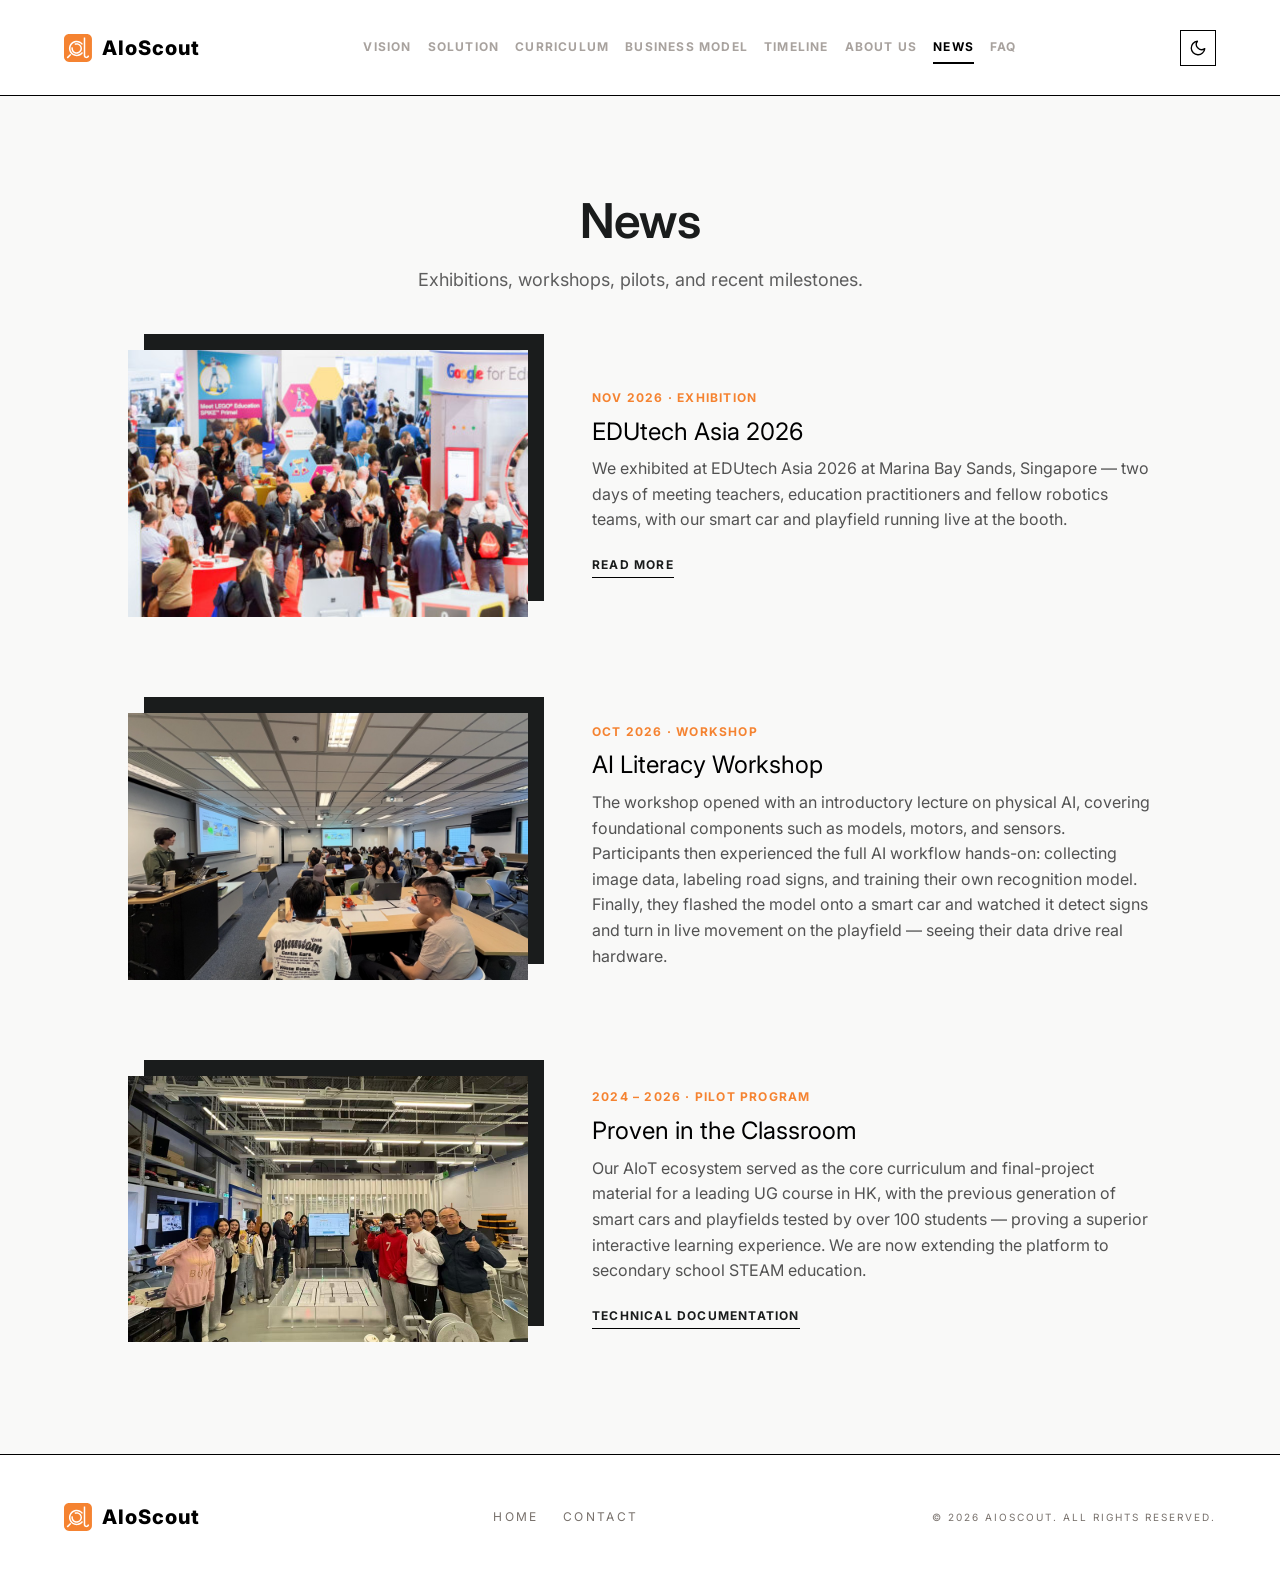
<file: news.html>
<!DOCTYPE html>
<html lang="en">

<head>
    <meta charset="UTF-8">
    <meta name="viewport" content="width=device-width, initial-scale=1.0">
    <meta name="description"
        content="AIoScout news — exhibitions, workshops, pilots and recent milestones.">
    <title>AIoScout | News</title>
    <link rel="icon" href="favicon.ico">
    <meta name="theme-color" content="#f9f9f8">
    <script defer src="https://cloud.umami.is/script.js" data-website-id="7676bb0a-f33c-4df3-a756-9e0dd7aba793"></script>
    <script>
        (function () {
            var stored = null;
            try { stored = localStorage.getItem("theme"); } catch (e) { /* storage unavailable */ }
            var theme = stored === "light" || stored === "dark"
                ? stored
                : (window.matchMedia("(prefers-color-scheme: dark)").matches ? "dark" : "light");
            document.documentElement.setAttribute("data-theme", theme);
        })();
    </script>
    <script src="theme.js" defer></script>
    <link rel="preconnect" href="https://fonts.googleapis.com">
    <link rel="preconnect" href="https://fonts.gstatic.com" crossorigin>
    <link href="https://fonts.googleapis.com/css2?family=Inter:wght@400;600;700;800&display=swap" rel="stylesheet">
    <link rel="stylesheet" href="style.css">
</head>

<body class="news-page">
    <header class="site-header" id="top">
        <a class="site-logo" href="/" aria-label="AIoScout home">
            <svg class="logo-mark" viewBox="0 0 496 496" aria-hidden="true" focusable="false"><path fill="currentColor" d="M405.08 0H90C40.3 0 0 40.3 0 90V405.07C0 454.78 40.3 495.07 90 495.07H405.07C454.78 495.07 495.07 454.77 495.07 405.07V90C495.07 40.29 454.77 0 405.07 0H405.08ZM123.27 376.8L71.73 428.34C68.15 431.92 62.35 431.92 58.77 428.34L52.94 422.51C49.36 418.93 49.36 413.13 52.94 409.55L104.48 358.01C108.06 354.43 113.86 354.43 117.44 358.01L123.27 363.84C126.85 367.42 126.85 373.22 123.27 376.8ZM333.43 339.2C299.8 383.22 241.33 404.16 184.14 386.85C141.32 373.89 107.18 339.56 94.09 296.78C68.1 211.82 127.9 127.92 211.74 119.91C258.02 115.48 303.39 135.01 332.08 171.26C334.42 174.22 333.69 178.54 330.62 180.73L319.95 188.33C317.06 190.39 313.01 189.7 310.78 186.93C284.58 154.43 240.46 137.51 195.13 149.9C151.62 161.79 119.21 200.5 115.21 245.42C108.91 316.34 168.12 372.24 235.49 365.8C266.82 362.8 293.89 346.91 311.82 323.86C314 321.05 318.04 320.29 320.97 322.3L331.82 329.76C334.92 331.89 335.72 336.19 333.44 339.19L333.43 339.2ZM161.83 279.24C170.03 302.03 190.77 318.93 214.75 322.31C264.21 329.28 303.07 283.83 289.48 236.56C283.54 215.9 267.34 198.96 246.98 192.08C230.95 186.66 215.22 187.6 201.69 192.55C198.52 193.71 194.86 192.45 193.41 189.41L188.24 178.56C185.95 173.75 187.43 169.58 191 168.2C199.01 165.09 207.44 163.08 216.04 162.26C273.49 156.77 324.62 205.4 318.27 265.97C314.41 302.86 288 334.8 252.48 345.49C194.29 363 137.01 322.05 131.52 264.64C130.7 256.04 131.07 247.39 132.61 238.93C133.3 235.17 137.11 232.92 140.81 233.88C144.81 234.92 149.84 236.23 153.72 237.24C157.15 238.13 159.07 241.5 158.52 245C156.79 255.83 157.61 267.45 161.85 279.24H161.83ZM387.56 427.04C365.14 422.51 349.66 401.8 349.66 378.93C349.66 309.15 349.66 109.74 349.66 70.73C349.66 67.05 352.64 64.06 356.33 64.06H369.57C373.25 64.06 376.24 67.04 376.24 70.73V378.97C376.24 389.59 383.46 399.46 393.94 401.18C405.44 403.07 415.61 395.64 418.15 385.25C418.83 382.46 421.84 380.19 424.71 380.19H438.13C442.28 380.19 445.37 383.98 444.69 388.08C440.42 413.87 415.53 432.69 387.57 427.04H387.56Z"/></svg>AIoScout
        </a>

        <nav class="site-nav" id="site-nav" aria-label="Primary navigation">
            <a href="index.html#vision">Vision</a>
            <a href="index.html#solution">Solution</a>
            <a href="index.html#curriculum">Curriculum</a>
            <a href="index.html#business">Business Model</a>
            <a href="index.html#timeline">Timeline</a>
            <a href="index.html#about">About Us</a>
            <a href="#news" class="is-active">News</a>
            <a href="faq.html">FAQ</a>
            <a href="links.html" class="site-nav__contact">Contact us</a>
        </nav>

        <div class="header-actions">
            <button class="theme-toggle" type="button" aria-pressed="false" aria-label="Switch to dark mode">
                <svg class="theme-toggle__moon" viewBox="0 0 24 24" fill="none" stroke="currentColor" stroke-width="1.8"
                    stroke-linecap="round" stroke-linejoin="round" aria-hidden="true">
                    <path d="M21 12.79A9 9 0 1 1 11.21 3 7 7 0 0 0 21 12.79z"/>
                </svg>
                <svg class="theme-toggle__sun" viewBox="0 0 24 24" fill="none" stroke="currentColor" stroke-width="1.8"
                    stroke-linecap="round" stroke-linejoin="round" aria-hidden="true">
                    <circle cx="12" cy="12" r="4"/>
                    <path d="M12 2v2M12 20v2M4.93 4.93l1.41 1.41M17.66 17.66l1.41 1.41M2 12h2M20 12h2M4.93 19.07l1.41-1.41M17.66 6.34l1.41-1.41"/>
                </svg>
            </button>
            <button class="nav-toggle" type="button" aria-expanded="false" aria-controls="site-nav">
                <span class="nav-toggle__line"></span>
                <span class="nav-toggle__line"></span>
                <span class="nav-toggle__line"></span>
                <span class="sr-only">Toggle navigation</span>
            </button>

            <a class="button button--outline header-cta" href="links.html">Contact us</a>
        </div>
    </header>

    <main>
        <section class="section news-listing" id="news" aria-labelledby="news-title">
            <div class="section-heading">
                <h1 class="news-title" id="news-title">News</h1>
                <p>Exhibitions, workshops, pilots, and recent milestones.</p>
            </div>

            <!-- newest items go first -->
            <div class="news-rows">
                <article class="news-row">
                    <a class="news-row__media" href="news-edutech-asia-2026.html"
                        aria-label="Read the EDUtech Asia 2026 recap">
                        <img src="assets/edutech-asia-2026.png" alt="EDUtech Asia 2026 exhibition branding.">
                    </a>
                    <div class="news-row__body">
                        <p class="eyebrow">Nov 2026 &middot; Exhibition</p>
                        <h3><a class="news-row__title-link" href="news-edutech-asia-2026.html">EDUtech Asia
                                2026</a></h3>
                        <p>We exhibited at EDUtech Asia 2026 at Marina Bay Sands, Singapore — two days of meeting
                            teachers, education practitioners and fellow robotics teams, with our smart car and
                            playfield running live at the booth.</p>
                        <a class="text-link" href="news-edutech-asia-2026.html">Read more</a>
                    </div>
                </article>

                <article class="news-row">
                    <figure class="news-row__media">
                        <img src="assets/workshop-2026.jpg" alt="Participants at the AI Literacy Workshop.">
                    </figure>
                    <div class="news-row__body">
                        <p class="eyebrow">Oct 2026 &middot; Workshop</p>
                        <h3>AI Literacy Workshop</h3>
                        <p>The workshop opened with an introductory lecture on physical AI, covering foundational
                            components such as models, motors, and sensors. Participants then experienced the full AI
                            workflow hands-on: collecting image data, labeling road signs, and training their own
                            recognition model. Finally, they flashed the model onto a smart car and watched it detect
                            signs and turn in live movement on the playfield — seeing their data drive real
                            hardware.</p>
                    </div>
                </article>

                <article class="news-row">
                    <figure class="news-row__media">
                        <img src="assets/GroupPhoto2025Fall.jpg"
                            alt="Students testing the prototype in a HK UG course.">
                    </figure>
                    <div class="news-row__body">
                        <p class="eyebrow">2024 &ndash; 2026 &middot; Pilot Program</p>
                        <h3>Proven in the Classroom</h3>
                        <p>Our AIoT ecosystem served as the core curriculum and final-project material for a leading
                            UG course in HK, with the previous generation of smart cars and playfields tested by over
                            100 students — proving a superior interactive learning experience. We are now extending
                            the platform to secondary school STEAM education.</p>
                        <a class="text-link" href="https://aioscout.github.io/FinalProjectDocs/"
                            target="_blank">Technical Documentation</a>
                    </div>
                </article>
            </div>
        </section>
    </main>

    <footer class="site-footer">
        <a class="site-logo" href="/" aria-label="AIoScout home">
            <svg class="logo-mark" viewBox="0 0 496 496" aria-hidden="true" focusable="false"><path fill="currentColor" d="M405.08 0H90C40.3 0 0 40.3 0 90V405.07C0 454.78 40.3 495.07 90 495.07H405.07C454.78 495.07 495.07 454.77 495.07 405.07V90C495.07 40.29 454.77 0 405.07 0H405.08ZM123.27 376.8L71.73 428.34C68.15 431.92 62.35 431.92 58.77 428.34L52.94 422.51C49.36 418.93 49.36 413.13 52.94 409.55L104.48 358.01C108.06 354.43 113.86 354.43 117.44 358.01L123.27 363.84C126.85 367.42 126.85 373.22 123.27 376.8ZM333.43 339.2C299.8 383.22 241.33 404.16 184.14 386.85C141.32 373.89 107.18 339.56 94.09 296.78C68.1 211.82 127.9 127.92 211.74 119.91C258.02 115.48 303.39 135.01 332.08 171.26C334.42 174.22 333.69 178.54 330.62 180.73L319.95 188.33C317.06 190.39 313.01 189.7 310.78 186.93C284.58 154.43 240.46 137.51 195.13 149.9C151.62 161.79 119.21 200.5 115.21 245.42C108.91 316.34 168.12 372.24 235.49 365.8C266.82 362.8 293.89 346.91 311.82 323.86C314 321.05 318.04 320.29 320.97 322.3L331.82 329.76C334.92 331.89 335.72 336.19 333.44 339.19L333.43 339.2ZM161.83 279.24C170.03 302.03 190.77 318.93 214.75 322.31C264.21 329.28 303.07 283.83 289.48 236.56C283.54 215.9 267.34 198.96 246.98 192.08C230.95 186.66 215.22 187.6 201.69 192.55C198.52 193.71 194.86 192.45 193.41 189.41L188.24 178.56C185.95 173.75 187.43 169.58 191 168.2C199.01 165.09 207.44 163.08 216.04 162.26C273.49 156.77 324.62 205.4 318.27 265.97C314.41 302.86 288 334.8 252.48 345.49C194.29 363 137.01 322.05 131.52 264.64C130.7 256.04 131.07 247.39 132.61 238.93C133.3 235.17 137.11 232.92 140.81 233.88C144.81 234.92 149.84 236.23 153.72 237.24C157.15 238.13 159.07 241.5 158.52 245C156.79 255.83 157.61 267.45 161.85 279.24H161.83ZM387.56 427.04C365.14 422.51 349.66 401.8 349.66 378.93C349.66 309.15 349.66 109.74 349.66 70.73C349.66 67.05 352.64 64.06 356.33 64.06H369.57C373.25 64.06 376.24 67.04 376.24 70.73V378.97C376.24 389.59 383.46 399.46 393.94 401.18C405.44 403.07 415.61 395.64 418.15 385.25C418.83 382.46 421.84 380.19 424.71 380.19H438.13C442.28 380.19 445.37 383.98 444.69 388.08C440.42 413.87 415.53 432.69 387.57 427.04H387.56Z"/></svg>AIoScout
        </a>
        <nav class="footer-nav" aria-label="Footer navigation">
            <a href="index.html">Home</a>
            <a href="links.html">Contact</a>
        </nav>
        <p>&copy; 2026 AIoScout. All rights reserved.</p>
    </footer>

    <script>
        (function () {
            var toggle = document.querySelector(".nav-toggle");
            var nav = document.getElementById("site-nav");

            if (!toggle || !nav) return;

            function closeNav() {
                nav.classList.remove("is-open");
                document.body.classList.remove("nav-open");
                toggle.setAttribute("aria-expanded", "false");
            }

            toggle.addEventListener("click", function () {
                var isOpen = nav.classList.toggle("is-open");
                document.body.classList.toggle("nav-open", isOpen);
                toggle.setAttribute("aria-expanded", String(isOpen));
            });

            window.addEventListener("resize", function () {
                if (window.innerWidth > 960) closeNav();
            });
        })();
    </script>
</body>

</html>
</file>
<file: style.css>
:root {
    color-scheme: light;
    --color-black: #000000;
    --color-ink: #1a1c1c;
    --color-muted: #5e5e5e;
    --color-copy: #525252;
    --color-subtle: #a8a29e;
    --color-orange: #f58331;
    --color-purple: #5b5ba8;
    --color-bg: #f9f9f8;
    --color-panel: #f3f4f3;
    --color-border: #d8d9d8;
    --color-rule: #e2e2e2;
    --color-canvas: #ffffff;
    --color-on-primary: #ffffff;
    --color-muted-warm: #78716c;
    --color-mark: #f58331;
    --icon-field: #1a1c1c;
    --hero-overlay: rgba(249, 249, 248, 0.78);
    --ink-70: rgba(26, 28, 28, 0.7);
    --on-primary-70: rgba(255, 255, 255, 0.7);
    --font-main: "Inter", Arial, sans-serif;
    --max-page: 1320px;
    --section-padding-x: 128px;
    --section-padding-y: 48px;
    --header-height: 96px;
    --hero-min-height: calc(100vh - var(--header-height));
}

/* Dark theme — token set from the design guideline (colors-dark).
   --color-black is the primary control ink (borders, CTAs, toggles),
   so it inverts to white; orange holds as the continuity cue. */
[data-theme="dark"] {
    color-scheme: dark;
    --color-black: #ffffff;
    --color-on-primary: #000000;
    --color-ink: #f2f2f0;
    --color-muted: #8f8f8a;
    --color-copy: #b6b6b2;
    --color-subtle: #6e6e6a;
    --color-muted-warm: #8f8f8a;
    --color-orange: #f58331;
    --color-purple: #9a9ade;
    --color-mark: #9a9ade;
    --color-bg: #101214;
    --color-canvas: #191b1e;
    --color-panel: #14161a;
    --color-border: #33363a;
    --color-rule: #2c2f33;
    --icon-field: #33363a;
    --hero-overlay: rgba(16, 18, 20, 0.85);
    --ink-70: rgba(242, 242, 240, 0.7);
    --on-primary-70: rgba(0, 0, 0, 0.7);
}


* {
    box-sizing: border-box;
}

body {
    margin: 0;
    background: var(--color-bg);
    color: var(--color-ink);
    font-family: var(--font-main);
    font-size: 18px;
    line-height: 1.6;
}

img {
    display: block;
    max-width: 100%;
}

a {
    color: inherit;
    text-decoration: none;
}

h1,
h2,
h3,
h4,
p,
figure,
dl,
dd,
ol {
    margin: 0;
}

ol {
    padding: 0;
    list-style: none;
}

.sr-only {
    position: absolute;
    width: 1px;
    height: 1px;
    padding: 0;
    margin: -1px;
    overflow: hidden;
    clip: rect(0, 0, 0, 0);
    white-space: nowrap;
    border: 0;
}

.site-header,
.site-footer {
    width: 100%;
    background: var(--color-canvas);
    border-color: var(--color-black);
    border-style: solid;
}

.site-header {
    position: sticky;
    top: 0;
    z-index: 20;
    display: flex;
    align-items: center;
    justify-content: space-between;
    min-height: var(--header-height);
    padding: 24px 64px 24px;
    border-width: 0 0 1px;
}

.site-logo {
    display: inline-flex;
    align-items: center;
    gap: 10px;
    color: var(--color-black);
    font-size: 20px;
    font-weight: 800;
    line-height: 1.4;
    letter-spacing: 0.05em;
}

.site-logo .logo-mark {
    width: 28px;
    height: 28px;
}

.logo-mark {
    flex: 0 0 auto;
    color: var(--color-mark);
}


.site-nav {
    display: flex;
    align-items: center;
    gap: 32px;
}

.site-nav a,
.footer-nav a {
    color: var(--color-subtle);
    font-size: 12px;
    font-weight: 700;
    line-height: 1.35;
    letter-spacing: 0.1em;
    text-transform: uppercase;
    transition: color 180ms ease, border-color 180ms ease;
}

.site-nav a {
    /* 8px top balances the 6px padding + 2px underline below, so the label
       is vertically centered like the logo and CTA on either side */
    padding-top: 8px;
    padding-bottom: 6px;
    border-bottom: 2px solid transparent;
}

/* contact entry lives in the mobile dropdown only; on wider screens the
   header CTA covers it */
.site-nav__contact {
    display: none;
}

.site-nav a:hover,
.site-nav a:focus-visible,
.site-nav a.is-active {
    color: var(--color-black);
    border-color: var(--color-black);
}

.button {
    display: inline-flex;
    align-items: center;
    justify-content: center;
    min-height: 48px;
    padding: 15px 32px;
    border: 1px solid var(--color-black);
    font-size: 12px;
    font-weight: 700;
    line-height: 1.4;
    letter-spacing: 0.1em;
    text-align: center;
    text-transform: uppercase;
    transition: background 180ms ease, color 180ms ease, transform 180ms ease;
}

.button:hover,
.button:focus-visible {
    transform: translateY(-1px);
}

.button--dark {
    background: var(--color-black);
    color: var(--color-on-primary);
}

.button--dark:hover,
.button--dark:focus-visible {
    background: var(--color-orange);
    border-color: var(--color-orange);
}

.button--outline {
    background: var(--color-canvas);
    color: var(--color-black);
    padding: 9px 17px;
    min-height: 36px;
    font-weight: 400;
}

.button--outline:hover,
.button--outline:focus-visible {
    background: var(--color-black);
    color: var(--color-on-primary);
}

.nav-toggle {
    display: none;
    width: 44px;
    height: 44px;
    padding: 10px;
    border: 1px solid var(--color-black);
    background: var(--color-canvas);
    cursor: pointer;
}

.nav-toggle__line {
    display: block;
    width: 100%;
    height: 2px;
    margin: 5px 0;
    background: var(--color-black);
    transition: transform 180ms ease, opacity 180ms ease;
}

.header-actions {
    position: relative;
    z-index: 30;
    display: flex;
    align-items: center;
    gap: 12px;
}

.theme-toggle {
    display: inline-flex;
    align-items: center;
    justify-content: center;
    width: 36px;
    height: 36px;
    padding: 0;
    border: 1px solid var(--color-black);
    background: var(--color-canvas);
    color: var(--color-black);
    cursor: pointer;
    transition: background 180ms ease, color 180ms ease;
}

.theme-toggle:hover,
.theme-toggle:focus-visible {
    background: var(--color-black);
    color: var(--color-on-primary);
}

.theme-toggle svg {
    width: 18px;
    height: 18px;
}

.theme-toggle .theme-toggle__sun {
    display: none;
}

[data-theme="dark"] .theme-toggle .theme-toggle__sun {
    display: block;
}

[data-theme="dark"] .theme-toggle .theme-toggle__moon {
    display: none;
}

.section {
    position: relative;
    width: 100%;
    max-width: var(--max-page);
    margin: 0 auto;
    padding: var(--section-padding-y) var(--section-padding-x);
}

main>.section:not(.hero) {
    z-index: 2;
    background: var(--color-bg);
}

main>.section--panel:not(.hero) {
    background: transparent;
}

.section--panel {
    isolation: isolate;
}

.section--panel::before {
    position: absolute;
    inset: 0 50%;
    z-index: -1;
    width: 100vw;
    margin-left: -50vw;
    background: var(--color-panel);
    content: "";
}

.section-heading {
    width: 100%;
    margin-bottom: 64px;
    text-align: center;
}

.section-heading--left {
    text-align: left;
}

/* Fix Curriculum Alignment */
.lesson-list li {
    display: flex;
    gap: 20px;
    margin-bottom: 32px;
    align-items: flex-start;
    min-height: 100px; /* Forces boxes to be same height even if text is shorter */
}

.lesson-list h4 {
    margin: 0 0 8px 0;
    font-size: 18px;
}

.lesson-list p {
    font-size: 15px;
    margin: 0;
    color: var(--color-muted);
}

.section-heading h2,
.feature-row h2,
.timeline-section h2,
.faq-title,
.news-title {
    color: var(--color-ink);
    font-size: 48px;
    font-weight: 600;
    line-height: 1.2;
    letter-spacing: -0.02em;
}

/* Container for the two lists */
.module-container {
    display: flex;
    gap: 40px;
    margin-top: 25px;
    border-top: 1px solid var(--color-rule);
    border-bottom: 1px solid var(--color-rule);
    padding: 20px 0;
}

.module-column {
    flex: 1;
}

/* Vertical line separator between columns on desktop */
.module-column:first-child {
    border-right: 1px solid var(--color-rule);
}

.module-header {
    font-size: 0.9rem;
    text-transform: uppercase;
    letter-spacing: 0.05em;
    color: var(--color-purple);
    /* Theme Purple */
    margin-bottom: 15px;
}

.module-list {
    list-style: none;
    padding: 0;
    margin: 0;
}

.module-list li {
    padding: 8px 0;
    font-size: 0.95rem;
    color: var(--color-copy);
    display: flex;
    align-items: center;
    /* border-bottom: 1px solid #f9f9f9; */
    /* Subtle line between items */
}

.module-list li:last-child {
    border-bottom: none;
}

.module-list li .icon {
    margin-right: 12px;
    font-size: 1.1rem;
}

.learning-outcomes .section-heading {
    margin-bottom: 44px;
}

.learning-outcomes .section-heading .eyebrow {
    margin-bottom: 8px;
    color: var(--color-orange);
}

.learning-outcomes .module-container {
    display: grid;
    grid-template-columns: repeat(2, minmax(0, 1fr));
    gap: 40px;
    max-width: 960px;
    margin: 0 auto;
    padding: 28px 0;
    border-color: var(--color-rule);
}

.learning-outcomes .module-column:first-child {
    padding-right: 40px;
    border-right-color: var(--color-rule);
    border-bottom: 0;
}

.learning-outcomes .module-list {
    display: grid;
    gap: 18px;
}

.learning-outcomes .module-list li {
    display: grid;
    grid-template-columns: 1fr;
    gap: 4px;
    padding: 0;
    color: var(--color-muted);
    line-height: 1.55;
}

.learning-outcomes .outcome-term {
    color: var(--color-ink);
    font-weight: 700;
}

.learning-outcomes .outcome-description {
    color: var(--color-muted);
}

@media (max-width: 760px) {
    .learning-outcomes .module-container {
        grid-template-columns: 1fr;
        gap: 30px;
    }

    .learning-outcomes .module-column:first-child {
        padding-right: 0;
        padding-bottom: 30px;
        border-right: 0;
        border-bottom: 1px solid var(--color-rule);
    }
}

.more-text,
.image-card figcaption {
    margin-top: 15px;
    font-size: 0.85rem;
    font-style: italic;
    color: var(--color-muted);
}

/* Mobile Responsiveness */
@media (max-width: 600px) {
    .module-container {
        flex-direction: row;
        gap: 24px;
        margin-top: 16px;
    }

    .module-column:first-child {
        border-right: 1px solid var(--color-rule);
        border-bottom: none;
        padding-bottom: 0;
    }
}

/* Fix for Curriculum Title Alignment */
.curriculum-grid {
    display: flex;
    align-items: stretch; /* Ensures both columns are the same height */
    gap: 40px;
}

.curriculum-track {
    flex: 1;
    display: flex;
    flex-direction: column;
}

.curriculum-track h3 {
    min-height: 3rem; /* Forces titles to take up the same amount of space */
    display: flex;
    align-items: center;
    border-bottom: 2px solid var(--color-purple);
    /* margin-bottom: 20px; */
}

/* Increase the vertical spacing between timeline phases */
.timeline__item {
    position: relative;
    padding-bottom: 60px;
    /* This creates the space between the content of one phase and the next */
    padding-left: 30px;
    /* Space between the vertical line and your text */
    border-left: 2px solid var(--color-rule);
    /* The vertical line */
    margin-left: 20px;
}

/* Ensure the last item doesn't have a huge gap at the bottom of the section */
.timeline__item--final {
    padding-bottom: 0;
    border-left: 2px solid transparent;
    /* Optional: hide the line for the very last point */
}

/* Optional: Make the Phase date (eyebrow) stand out more to separate sections */
.timeline__item .eyebrow {
    display: block;
    margin-bottom: 12px;
    font-weight: 700;
    color: var(--color-purple);
    /* A professional blue to act as a visual anchor */
    letter-spacing: 0.05em;
}

.hero {
    position: relative;
    z-index: 1;
    display: flex;
    min-height: var(--hero-min-height);
    align-items: center;
    justify-content: center;
    padding: 96px 64px;
    text-align: center;
}

.hero__video {
    position: absolute;
    top: 15%;
    left: 50%;
    width: 100vw;
    height: 70%;
    margin-left: -50vw;
    object-fit: cover;

    /* the video's own edge rows leak as a 1px seam at the band boundary;
       fade them out (video is only faintly visible through the scrim) */
    -webkit-mask-image: linear-gradient(to bottom, transparent 0%, #000 10%, #000 90%, transparent 100%);
    mask-image: linear-gradient(to bottom, transparent 0%, #000 10%, #000 90%, transparent 100%);
}

.hero__overlay {
    position: absolute;
    top: 15%;
    left: 50%;
    width: 100vw;
    height: 70%;
    margin-left: -50vw;
    /* solid page colour at the band edges dissolving into the scrim —
       no seam and no gradient kink at the boundaries */
    background: linear-gradient(to bottom,
        var(--color-bg) 0%,
        var(--color-bg) 8%,
        var(--hero-overlay) 28%,
        var(--hero-overlay) 72%,
        var(--color-bg) 92%,
        var(--color-bg) 100%);
}

.hero__inner {
    position: relative;
    display: flex;
    max-width: 896px;
    flex-direction: column;
    align-items: center;
}

.hero h1 {
    max-width: 840px;
    color: var(--color-ink);
    font-size: 72px;
    font-weight: 800;
    line-height: 1.1;
    letter-spacing: -0.04em;
}

.hero__quote {
    max-width: 768px;
    margin: 32px 0;
    color: var(--color-muted);
    font-size: 32px;
    font-weight: 600;
    line-height: 1.3;
}

#solution {
    margin-top: -10vh;
}

.feature-row {
    display: flex;
    align-items: center;
    gap: 64px;
}

.feature-row__content {
    display: flex;
    flex: 1 1 0;
    min-width: 0;
    flex-direction: column;
    justify-content: center;
    /* padding-top: 16px; */
}

.feature-row__content>p:not(.eyebrow) {
    max-width: 620px;
    margin-top: 14px;
    color: var(--color-muted);
}

.check-list {
    margin-top: 14px;
    padding-left: 1.25rem;
}

.check-list li {
    font-size: 0.95rem;
    color: var(--color-copy);
}

.eyebrow {
    color: var(--color-orange);
    font-size: 12px;
    font-weight: 700;
    line-height: 1.4;
    letter-spacing: 0.1em;
    text-transform: uppercase;
}

.feature-row .eyebrow {
    margin-bottom: 8px;
}

.spec-list {
    width: 100%;
    margin-top: 28px;
    padding-top: 24px;
    border-top: 1px solid var(--color-black);
}

.spec-list div {
    display: flex;
    align-items: center;
    justify-content: space-between;
    gap: 24px;
    padding: 8px 0 9px;
    border-bottom: 1px solid var(--color-rule);
}

.spec-list dt,
.spec-list dd {
    font-size: 16px;
    line-height: 1.6;
}

.spec-list dt {
    color: var(--color-ink);
}

.spec-list dd {
    color: var(--color-muted);
    text-align: right;
}

.image-card {
    flex: 0 0 400px;
    width: 400px;
    overflow: visible;
}

.image-card img {
    width: 100%;
    height: auto;
}

.image-card--right img {
    box-shadow: 16px -16px 0 var(--color-ink);
}

.image-card--left img {
    box-shadow: -16px -16px 0 var(--color-ink);
}

/* .gallery-container {
    width: 100%;
    margin-top: 32px;
}

.development-progress .gallery-container {
    margin-top: 0;
}

.gallery-container .section-heading {
    margin-bottom: 28px;
}

.gallery-container .section-heading h3 {
    color: var(--color-ink);
    font-size: 32px;
    font-weight: 600;
    line-height: 1.25;
}

.gallery-container .section-heading p {
    color: var(--color-muted);
    font-size: 16px;
    line-height: 1.6;
} */

.section-heading p:not(.eyebrow) {
    color: var(--color-muted);
    line-height: 1.6;
    margin-top: 16px;
}

.gallery-grid {
    width: 100%;
    max-width: 760px;
    margin: 0 auto;
}

.gallery-item {
    margin: 0;
}

.gallery-item img {
    display: block;
    width: 100%;
    aspect-ratio: 16 / 9;
    object-fit: cover;
}

.gallery-item figcaption {
    padding: 14px 18px;
    border-top: 1px solid var(--color-rule);
    color: var(--color-ink);
    font-size: 14px;
    font-weight: 600;
    line-height: 1.5;
    letter-spacing: 0.04em;
    text-transform: uppercase;
}

.gallery-grid .slick-arrow {
    position: absolute;
    top: 50%;
    z-index: 3;
    width: 42px;
    height: 42px;
    display: flex;
    align-items: center;
    justify-content: center;
    padding: 0;
    border: 1px solid var(--color-ink);
    background: var(--color-canvas);
    color: transparent;
    font-size: 0;
    line-height: 0;
    transform: translateY(-50%);
    cursor: pointer;
}

.gallery-grid .slick-prev {
    left: -52px;
}

.gallery-grid .slick-next {
    right: -52px;
}

.gallery-grid .slick-arrow::before {
    position: static;
    display: flex;
    align-items: center;
    justify-content: center;
    width: 100%;
    height: 100%;
    color: var(--color-ink);
    font-size: 16px;
    line-height: 1;
    opacity: 1;
}

.gallery-grid .slick-prev::before {
    content: "‹";
}

.gallery-grid .slick-next::before {
    content: "›";
}

.gallery-grid .slick-dots {
    display: flex;
    justify-content: center;
    gap: 10px;
    margin-block: 0;
    padding: 0;
    list-style: none;
}

.gallery-grid .slick-dots li {
    margin: 0;
    width: auto;
    height: auto;
    list-style: none;
}

.gallery-grid .slick-dots button {
    width: 10px;
    height: 10px;
    padding: 0;
    border: 0;
    border-radius: 50%;
    background: var(--color-border);
    color: transparent;
    font-size: 0;
    line-height: 0;
    cursor: pointer;
}

.gallery-grid .slick-dots button::before {
    content: none !important;
}

.gallery-grid .slick-dots li button:before,
.gallery-grid .slick-dots li.slick-active button:before {
    content: none !important;
    opacity: 0 !important;
    font-size: 0 !important;
    line-height: 0 !important;
}

.gallery-grid .slick-dots .slick-active button {
    background: var(--color-orange);
}

.text-link {
    display: inline-flex;
    align-self: flex-start;
    margin-top: 24px;
    padding-bottom: 3px;
    border-bottom: 1px solid var(--color-black);
    color: var(--color-ink);
    font-size: 12px;
    font-weight: 700;
    line-height: 1.4;
    letter-spacing: 0.1em;
    text-transform: uppercase;
}

.curriculum,
.business,
.team {
    display: flex;
    flex-direction: column;
    align-items: center;
}

.curriculum-grid {
    display: grid;
    width: 100%;
    grid-template-columns: repeat(2, minmax(0, 1fr));
    gap: 64px;
}

.curriculum-track {
    display: flex;
    flex-direction: column;
    gap: 24px;
}

.curriculum-track h3,
.timeline__item h3 {
    color: var(--color-ink);
    font-size: 32px;
    font-weight: 600;
    line-height: 1.3;
}

.lesson-list {
    display: flex;
    flex-direction: column;
    gap: 24px;
}

.lesson-list li {
    display: flex;
    align-items: flex-start;
    gap: 24px;
}

.lesson-list span {
    flex: 0 0 auto;
    color: var(--color-orange);
    font-size: 32px;
    font-weight: 600;
    line-height: 1.3;
}

.lesson-list h4 {
    margin-top: 7px;
    color: var(--color-ink);
    font-size: 12px;
    font-weight: 700;
    line-height: 1.4;
    letter-spacing: 0.1em;
    text-transform: uppercase;
}

.lesson-list p {
    margin-top: 7px;
    color: var(--ink-70);
    font-size: 16px;
    line-height: 1.6;
}

.business-flow {
    display: flex;
    align-items: center;
    justify-content: center;
    gap: 32px;
    width: 100%;
}

.business-step {
    display: flex;
    width: 244px;
    flex-direction: column;
    align-items: center;
    text-align: center;
}

.business-step__icon {
    display: flex;
    align-items: center;
    justify-content: center;
    width: 96px;
    height: 96px;
    margin-bottom: 32px;
    border-radius: 999px;
    background: var(--icon-field);
    filter: drop-shadow(0 4px 3px rgba(0, 0, 0, 0.25));
}

.business-step__icon img {
    width: 40px;
    height: 40px;
}

.business-step h3 {
    color: var(--color-ink);
    font-size: 20px;
    font-weight: 400;
    line-height: 1.4;
}

.business-step p {
    max-width: 250px;
    margin-top: 8px;
    color: var(--color-muted);
    font-size: 14px;
    line-height: 1.45;
}

.business-flow__arrow {
    width: 24px;
    height: 24px;
}

.business-loop {
    display: flex;
    align-items: flex-start;
    justify-content: center;
    gap: 16px;
    padding: 50px;
    border: 2px dashed var(--color-border);
    border-radius: 48px;
}

.business-loop__mark {
    width: 36px;
    height: 36px;
    margin-block: auto;
    object-fit: contain;
}

.timeline-section {
    max-width: 896px;
    padding-right: 64px;
    padding-left: 64px;
}

.timeline {
    position: relative;
    display: flex;
    min-height: 524px;
    flex-direction: column;
    justify-content: space-between;
    /* border-left: 1px solid var(--color-black); */
}

.timeline__item {
    position: relative;
    padding-left: 64px;
}

.timeline__item::before {
    position: absolute;
    top: 6px;
    left: -9px;
    width: 16px;
    height: 16px;
    border: 1px solid var(--color-black);
    border-radius: 50%;
    background: var(--color-bg);
    content: "";
}

.timeline__item--current::before {
    background: var(--color-orange);
}

.timeline__item--final::before {
    background: var(--color-black);
}

.timeline__item h3 {
    margin-top: 7px;
}

.timeline__item p:not(.eyebrow) {
    max-width: 680px;
    margin-top: 7px;
    color: var(--color-muted);
}

.timeline__item--final .eyebrow {
    color: var(--color-orange);
}

.team-grid {
    display: grid;
    width: 100%;
    grid-template-columns: repeat(3, minmax(0, 1fr));
    gap: 96px;
    padding: 0 48px;
}

.team-card {
    display: flex;
    min-width: 0;
    flex-direction: column;
    align-items: center;
}

.team-card__portrait {
    width: 200px;
    height: 200px;
    margin-bottom: 24px;
    overflow: hidden;
    border-radius: 50%;
}

.team-card__portrait img {
    width: 100%;
    height: 100%;
    object-fit: cover;
    /* portraits are transparent cutouts; back them with white so the dark
       theme's panel doesn't show through the silhouette */
    background: #ffffff;
}

.team-card h3 {
    width: 100%;
    color: var(--color-black);
    font-size: 20px;
    font-weight: 400;
    line-height: 1.8;
    text-align: center;
}

.team-card .eyebrow {
    width: 100%;
    text-align: center;
}

.team-card p:not(.eyebrow) {
    width: 100%;
    margin-top: 5px;
    color: var(--color-copy);
    font-size: 16px;
    line-height: 1.5;
}

.news-grid {
    display: grid;
    width: 100%;
    grid-template-columns: repeat(2, minmax(0, 1fr));
    gap: 96px;
    padding: 0 48px;
}

.news-card {
    display: flex;
    min-width: 0;
    flex-direction: column;
}

.news-card__media img {
    width: 100%;
    aspect-ratio: 4 / 3;
    object-fit: cover;
    box-shadow: 16px -16px 0 var(--color-ink);
}

.news-card .eyebrow {
    margin-top: 40px;
}

.news-card h3 {
    color: var(--color-black);
    font-size: 20px;
    font-weight: 400;
    line-height: 1.8;
}

.news-card p:not(.eyebrow) {
    margin-top: 5px;
    color: var(--color-copy);
    font-size: 16px;
    line-height: 1.5;
}

.site-footer {
    display: flex;
    align-items: center;
    justify-content: space-between;
    gap: 32px;
    padding: 48px 64px;
    border-width: 1px 0 0;
}

.footer-nav {
    display: flex;
    align-items: center;
    justify-content: center;
    gap: 24px;
}

.footer-nav a {
    color: var(--color-muted-warm);
    font-weight: 400;
    letter-spacing: 0.2em;
}

.site-footer p {
    color: var(--color-muted-warm);
    font-size: 10px;
    line-height: 1.6;
    letter-spacing: 0.2em;
    text-transform: uppercase;
}

@media (max-width: 1440px) {
    /* the nav needs most of the header width below the 1320 max page;
       tighten its gap and let the contact CTA rest until things fit again */
    .site-nav {
        gap: 16px;
    }

    .header-cta {
        display: none;
    }
}

@media (max-width: 1180px) {
    :root {
        --section-padding-x: 72px;
    }

    .site-header {
        padding-right: 28px;
        padding-left: 28px;
    }

    .site-nav {
        gap: 10px;
    }

    .site-nav a {
        font-size: 11px;
    }

    .image-card {
        flex-basis: 340px;
        width: 340px;
    }

    .business-flow,
    .business-loop {
        gap: 20px;
    }

    .business-loop {
        padding: 36px;
    }

    .team-grid,
    .news-grid {
        gap: 56px;
        padding: 0 16px;
    }
}

@media (max-width: 1024px) {
    :root {
        --section-padding-x: 48px;
    }

    body {
        font-size: 17px;
    }

    .header-cta {
        display: none;
    }

    .hero h1 {
        font-size: 60px;
    }

    .hero__quote {
        font-size: 26px;
    }

    .feature-row {
        gap: 48px;
    }

    .section-heading h2,
    .feature-row h2,
    .timeline-section h2,
    .faq-title,
    .news-title {
        font-size: 42px;
    }

    .business-flow {
        flex-direction: column;
    }

    .business-flow__arrow {
        transform: rotate(90deg);
    }
}

@media (max-width: 960px) {
    :root {
        --header-height: 76px;
    }

    .site-header {
        min-height: var(--header-height);
        padding: 12px 20px;
    }

    .nav-toggle {
        position: relative;
        z-index: 30;
        display: block;
    }

    /* match the hamburger's 44px so the two header buttons read as a pair */
    .theme-toggle {
        width: 44px;
        height: 44px;
    }

    .theme-toggle svg {
        width: 20px;
        height: 20px;
    }

    .site-nav__contact {
        display: block;
    }

    .nav-open .nav-toggle__line:nth-child(1) {
        transform: translateY(7px) rotate(45deg);
    }

    .nav-open .nav-toggle__line:nth-child(2) {
        opacity: 0;
    }

    .nav-open .nav-toggle__line:nth-child(3) {
        transform: translateY(-7px) rotate(-45deg);
    }

    .site-nav {
        position: fixed;
        inset: var(--header-height) 0 auto;
        display: none;
        flex-direction: column;
        align-items: stretch;
        gap: 0;
        padding: 18px 20px;
        border-bottom: 1px solid var(--color-black);
        background: var(--color-canvas);
    }

    .site-nav.is-open {
        display: flex;
    }

    .site-nav a {
        padding: 13px 0;
        border-bottom: 1px solid var(--color-rule);
        color: var(--color-ink);
    }
}

@media (max-width: 768px) {
    :root {
        --section-padding-x: 24px;
        --section-padding-y: 34px;
    }

    body {
        font-size: 16px;
    }

    .hero,
    .timeline-section,
    .business {
        padding: var(--section-padding-y) var(--section-padding-x);
    }

    .hero h1 {
        font-size: 38px;
        letter-spacing: -0.03em;
    }

    .hero__quote {
        margin: 18px 0 22px;
        font-size: 18px;
    }

    #solution {
        margin-top: -15vh;
    }

    .feature-row,
    .feature-row--reverse {
        flex-direction: column;
        gap: 30px;
    }

    .feature-row--reverse .image-card {
        order: 2;
    }

    .feature-row--reverse .feature-row__content {
        order: 1;
    }

    .feature-row__content {
        width: 100%;
    }

    .image-card {
        flex: none;
        width: min(100%, 320px);
        align-self: center;
    }

    .image-card--right img,
    .image-card--left img {
        box-shadow: 12px -12px 0 var(--color-ink);
    }

    .gallery-grid .slick-arrow {
        width: 36px;
        height: 36px;
    }

    .gallery-grid .slick-prev {
        left: -18px;
    }

    .gallery-grid .slick-next {
        right: -18px;
    }

    .section-heading {
        margin-bottom: 30px;
    }

    .section-heading h2,
    .feature-row h2,
    .timeline-section h2,
    .faq-title,
    .news-title {
        font-size: 30px;
    }

    .curriculum-grid,
    .team-grid {
        grid-template-columns: 1fr;
        gap: 34px;
    }

    .team-grid {
        padding: 0 32px;
    }

    .team-card__portrait {
        width: 160px;
        height: 160px;
    }

    .news-grid {
        grid-template-columns: 1fr;
        gap: 34px;
        padding: 0 32px;
    }

    .news-card__media img {
        box-shadow: 12px -12px 0 var(--color-ink);
    }

    .business-step__icon {
        width: 72px;
        height: 72px;
        margin-bottom: 20px;
    }

    .business-step__icon img {
        width: 30px;
        height: 30px;
    }

    .business-step h3 {
        font-size: 18px;
    }

    .business-step p {
        font-size: 13px;
    }

    .business-loop {
        flex-direction: column;
        align-items: center;
        width: 100%;
        max-width: 360px;
        padding: 26px 18px;
        border-radius: 36px;
    }

    .business-loop__mark {
        width: 26px;
        height: 26px;
        margin: 0;
    }

    .timeline {
        border-left: 0;
        min-height: auto;
    }

    /* .timeline::before {
        position: absolute;
        top: 8px;
        bottom: 8px;
        left: 0;
        width: 1px;
        background: var(--color-black);
        content: "";
    } */

    .timeline__item {
        padding-left: 30px;
    }

    .timeline__item p:not(.eyebrow) {
        font-size: 16px;
    }

    .site-footer {
        flex-direction: column;
        align-items: flex-start;
        padding: 34px 24px;
    }

    .footer-nav {
        flex-wrap: wrap;
        justify-content: flex-start;
    }
}

@media (max-width: 640px) {
    :root {
        --section-padding-x: 20px;
        --section-padding-y: 30px;
    }

    .hero h1 {
        font-size: 34px;
    }

    .hero__quote {
        font-size: 16px;
    }

    .gallery-container .section-heading h3 {
        font-size: 24px;
    }

    .gallery-item figcaption {
        font-size: 12px;
        letter-spacing: 0.06em;
    }

    .section-heading h2,
    .feature-row h2,
    .timeline-section h2,
    .faq-title,
    .news-title {
        font-size: 28px;
    }

    .curriculum-track h3,
    .timeline__item h3 {
        font-size: 24px;
    }

    .lesson-list li {
        gap: 16px;
    }

    .lesson-list span {
        font-size: 24px;
    }

    .spec-list div {
        align-items: flex-start;
        flex-direction: column;
        gap: 2px;
    }

    .spec-list dd {
        text-align: left;
    }

    .business-step {
        width: 100%;
    }

    .team-grid,
    .news-grid {
        padding: 0 28px;
    }

    .timeline__item {
        padding-left: 24px;
    }
}

/* Links page (QR landing at /links) */
.links-page {
    display: flex;
    flex-direction: column;
    min-height: 100vh;
    /* On mobile browsers 100vh ignores the URL bar; dvh tracks the visible area */
    min-height: 100dvh;
}

.links-page main {
    display: flex;
    flex: 1 1 auto;
    flex-direction: column;
}

.links-hero {
    display: flex;
    flex: 1 1 auto;
    align-items: center;
    justify-content: center;
    padding: 48px var(--section-padding-x);
    text-align: center;
}

.links-hero__inner {
    display: flex;
    width: 100%;
    max-width: 560px;
    flex-direction: column;
    align-items: center;
}

.links-hero__logo {
    width: 96px;
    height: 96px;
    margin-bottom: 48px;
}

.link-list {
    display: flex;
    width: 100%;
    flex-direction: column;
    gap: 14px;
    text-align: left;
}

.link-card {
    display: flex;
    align-items: center;
    gap: 16px;
    padding: 18px 20px;
    border: 1px solid var(--color-black);
    background: var(--color-canvas);
    color: var(--color-ink);
    transition: background 180ms ease, color 180ms ease, transform 180ms ease;
}

.link-card:hover,
.link-card:focus-visible {
    background: var(--color-black);
    color: var(--color-on-primary);
    transform: translateY(-1px);
}

.link-card__icon {
    display: flex;
    flex: 0 0 auto;
    align-items: center;
    justify-content: center;
    width: 24px;
}

.link-card__icon svg {
    width: 22px;
    height: 22px;
}

.link-card__body {
    display: flex;
    flex: 1 1 auto;
    min-width: 0;
    flex-direction: column;
    gap: 2px;
}

.link-card__title {
    font-size: 12px;
    font-weight: 700;
    line-height: 1.4;
    letter-spacing: 0.1em;
    text-transform: uppercase;
}

.link-card__handle {
    color: var(--ink-70);
    font-size: 14px;
    line-height: 1.5;
}

.link-card:hover .link-card__handle,
.link-card:focus-visible .link-card__handle {
    color: var(--on-primary-70);
}

.link-card__arrow {
    display: flex;
    flex: 0 0 auto;
    align-items: center;
    color: var(--color-subtle);
    transition: color 180ms ease;
}

.link-card__arrow svg {
    width: 18px;
    height: 18px;
}

.link-card:hover .link-card__arrow,
.link-card:focus-visible .link-card__arrow {
    color: var(--color-orange);
}

.links-page__footer {
    justify-content: center;
    padding: 24px 64px;
}

@media (max-width: 768px) {
    .links-hero {
        padding: 32px var(--section-padding-x);
    }

    .links-hero__logo {
        width: 80px;
        height: 80px;
        margin-bottom: 32px;
    }

    .link-list {
        gap: 12px;
    }

    .links-page__footer {
        align-items: center;
        padding: 20px 24px;
    }
}

/* FAQ page (/faq) */
.faq-page,
.news-page {
    display: flex;
    flex-direction: column;
    min-height: 100vh;
    /* On mobile browsers 100vh ignores the URL bar; dvh tracks the visible area */
    min-height: 100dvh;
}

.faq-page main,
.news-page main {
    display: flex;
    flex: 1 1 auto;
    flex-direction: column;
}

.faq {
    display: flex;
    flex-direction: column;
    align-items: center;
    padding-top: 96px;
    padding-bottom: 112px;
    /* native #faq jump from the nav lands clear of the sticky header */
    scroll-margin-top: var(--header-height);
}

.faq .section-heading {
    margin-bottom: 56px;
}

.faq .section-heading .eyebrow {
    margin-bottom: 8px;
}

.faq-list {
    width: 100%;
    max-width: 896px;
    border-top: 1px solid var(--color-black);
    border-bottom: 1px solid var(--color-black);
}

.faq-item {
    border-bottom: 1px solid var(--color-black);
}

.faq-item:last-child {
    border-bottom: 0;
}

.faq-item__question {
    display: flex;
    align-items: center;
    justify-content: space-between;
    gap: 24px;
    padding: 22px 4px;
    color: var(--color-ink);
    font-size: 18px;
    font-weight: 600;
    line-height: 1.5;
    cursor: pointer;
    list-style: none;
    transition: color 180ms ease;
    -webkit-tap-highlight-color: transparent;
}

.faq-item__question::-webkit-details-marker {
    display: none;
}

.faq-item__question::marker {
    content: "";
}

.faq-item__question:hover,
.faq-item__question:focus-visible,
.faq-item[open] > .faq-item__question {
    color: var(--color-orange);
}

.faq-item__marker {
    position: relative;
    flex: 0 0 auto;
    width: 14px;
    height: 14px;
}

.faq-item__marker::before,
.faq-item__marker::after {
    position: absolute;
    top: 50%;
    left: 50%;
    width: 14px;
    height: 2px;
    background: var(--color-black);
    content: "";
    transform: translate(-50%, -50%);
    transition: transform 200ms ease, background 180ms ease;
}

.faq-item__marker::after {
    transform: translate(-50%, -50%) rotate(90deg);
}

.faq-item__question:hover .faq-item__marker::before,
.faq-item__question:hover .faq-item__marker::after,
.faq-item[open] .faq-item__marker::before,
.faq-item[open] .faq-item__marker::after {
    background: var(--color-orange);
}

/* the vertical stroke folds flat into a minus sign while open */
.faq-item[open] .faq-item__marker::after {
    transform: translate(-50%, -50%) rotate(0deg);
}

.faq-item__answer {
    max-width: 760px;
    padding: 2px 40px 26px 4px;
    color: var(--color-muted);
    font-size: 16px;
    line-height: 1.65;
}

.faq-item__answer p + p {
    margin-top: 12px;
}

@keyframes faq-answer-in {
    from {
        opacity: 0;
        transform: translateY(-6px);
    }

    to {
        opacity: 1;
        transform: translateY(0);
    }
}

.faq-item[open] .faq-item__answer {
    animation: faq-answer-in 240ms ease;
}

@media (prefers-reduced-motion: reduce) {
    .faq-item[open] .faq-item__answer {
        animation: none;
    }
}

.faq-cta {
    margin-top: 88px;
    text-align: center;
}

.faq-cta h3 {
    color: var(--color-ink);
    font-size: 24px;
    font-weight: 600;
    line-height: 1.3;
    letter-spacing: -0.01em;
}

.faq-cta p {
    max-width: 480px;
    margin: 10px auto 0;
    color: var(--color-muted);
    font-size: 16px;
    line-height: 1.6;
}

.faq-cta .button {
    margin-top: 28px;
}

@media (max-width: 768px) {
    .faq {
        padding-top: 56px;
        padding-bottom: 72px;
    }

    .faq .section-heading {
        margin-bottom: 36px;
    }

    .faq-item__question {
        padding: 18px 2px;
        font-size: 17px;
    }

    .faq-item__answer {
        padding: 2px 28px 22px 2px;
    }

    .faq-cta {
        margin-top: 64px;
    }
}

/* News page (/news) */
.news-listing {
    display: flex;
    flex-direction: column;
    align-items: center;
    padding-top: 96px;
    padding-bottom: 112px;
    /* native #news jump from the nav lands clear of the sticky header */
    scroll-margin-top: var(--header-height);
}

.news-listing .section-heading {
    margin-bottom: 56px;
}

/* one row per event — image left, text right */
.news-rows {
    display: flex;
    width: 100%;
    max-width: 1120px;
    flex-direction: column;
    gap: 96px;
}

.news-row {
    display: flex;
    align-items: center;
    gap: 64px;
}

.news-row__media {
    flex: 0 0 400px;
}

.news-row__media img {
    width: 100%;
    aspect-ratio: 3 / 2;
    object-fit: cover;
    box-shadow: 16px -16px 0 var(--color-ink);
}

.news-row__body {
    display: flex;
    flex: 1 1 0;
    min-width: 0;
    flex-direction: column;
    align-items: flex-start;
}

.news-row__body .eyebrow {
    margin-bottom: 8px;
}

.news-row__body h3 {
    color: var(--color-black);
    font-size: 24px;
    font-weight: 400;
    line-height: 1.4;
}

.news-row__body p:not(.eyebrow) {
    margin-top: 8px;
    color: var(--color-copy);
    font-size: 16px;
    line-height: 1.6;
}

@media (max-width: 1180px) {
    .news-rows {
        gap: 72px;
    }

    .news-row {
        gap: 48px;
    }

    .news-row__media {
        flex-basis: 340px;
    }
}

@media (max-width: 768px) {
    .news-listing {
        padding-top: 56px;
        padding-bottom: 72px;
    }

    .news-listing .section-heading {
        margin-bottom: 36px;
    }

    .news-rows {
        gap: 56px;
    }

    /* rows stack: image first, text below */
    .news-row {
        flex-direction: column;
        align-items: stretch;
        gap: 30px;
    }

    .news-row__media {
        flex-basis: auto;
        width: min(100%, 360px);
        align-self: center;
    }

    .news-row__media img {
        box-shadow: 12px -12px 0 var(--color-ink);
    }
}

/* News article page (/news-edutech-asia-2026) */
.news-article {
    display: flex;
    flex-direction: column;
    align-items: center;
    padding-top: 64px;
    padding-bottom: 112px;
    scroll-margin-top: var(--header-height);
}

.news-article__head {
    width: 100%;
    max-width: 1120px;
}

.news-article__back {
    display: inline-flex;
    align-self: flex-start;
    margin-bottom: 56px;
    padding-bottom: 3px;
    border-bottom: 1px solid var(--color-black);
    color: var(--color-ink);
    font-size: 12px;
    font-weight: 700;
    line-height: 1.4;
    letter-spacing: 0.1em;
    text-transform: uppercase;
}

.news-article__media {
    width: 100%;
    max-width: 880px;
}

.news-article__media video {
    display: block;
    width: 100%;
    aspect-ratio: 16 / 9;
    background: #000;
    box-shadow: 16px -16px 0 var(--color-ink);
}

.news-article__body {
    max-width: 720px;
    margin-top: 56px;
    color: var(--color-copy);
    font-size: 17px;
    line-height: 1.75;
}

.news-article__body p + p {
    margin-top: 1.25em;
}

.news-article__tags {
    color: var(--color-subtle);
    font-size: 13px;
    letter-spacing: 0.04em;
}

.news-article__back--end {
    margin-top: 72px;
    margin-bottom: 0;
}

@media (max-width: 768px) {
    .news-article {
        padding-top: 40px;
        padding-bottom: 72px;
    }

    .news-article__back {
        margin-bottom: 36px;
    }

    .news-article__media video {
        box-shadow: 12px -12px 0 var(--color-ink);
    }

    .news-article__body {
        margin-top: 36px;
        font-size: 16px;
    }
}

/* linked card on the news listing */
.news-row__title-link {
    color: inherit;
    text-decoration: none;
}

.news-row__title-link:hover,
.news-row__title-link:focus-visible {
    text-decoration: underline;
    text-decoration-thickness: 1px;
    text-underline-offset: 6px;
}

.news-row__media img {
    transition: transform 0.2s ease, box-shadow 0.2s ease;
}

a.news-row__media:hover img,
a.news-row__media:focus-visible img {
    transform: translate(-4px, -4px);
    box-shadow: 20px -20px 0 var(--color-ink);
}

/* Curriculum pathways (three-focus grid on the index page) */
.curriculum .section-heading .eyebrow {
    margin-bottom: 8px;
}

.curriculum .curriculum-grid {
    grid-template-columns: repeat(3, minmax(0, 1fr));
    gap: 48px;
}

.curriculum-track .eyebrow {
    margin-bottom: 10px;
}

.curriculum-track__lead {
    margin-top: 14px;
    /* reserve two lines so the topic lists start level across all three columns */
    min-height: 52px;
    color: var(--color-muted);
    font-size: 16px;
    line-height: 1.6;
}

.curriculum-topics {
    display: flex;
    margin: 0;
    padding: 0;
    flex-direction: column;
    gap: 12px;
    list-style: none;
}

.curriculum-topics li {
    position: relative;
    padding-left: 18px;
    color: var(--color-copy);
    font-size: 15px;
    line-height: 1.5;
}

.curriculum-topics li::before {
    position: absolute;
    top: 0.6em;
    left: 0;
    width: 8px;
    height: 2px;
    background: var(--color-orange);
    content: "";
}

.curriculum-track__final {
    padding-top: 18px;
    border-top: 1px solid var(--color-rule);
    color: var(--color-purple);
    font-size: 12px;
    font-weight: 700;
    letter-spacing: 0.08em;
    line-height: 1.5;
    text-transform: uppercase;
}

.curriculum .more-text {
    margin-top: 48px;
}

@media (max-width: 1024px) {
    .curriculum .curriculum-grid {
        grid-template-columns: 1fr;
        gap: 44px;
    }

    /* single column: no cross-card alignment to hold */
    .curriculum-track__lead {
        min-height: 0;
    }
}
/* Dark-theme asset treatment: photos dim slightly to sit on dark canvas;
   the black arrow and loop mark invert to stay visible. */
[data-theme="dark"] img {
    filter: brightness(0.86);
}

[data-theme="dark"] .business-flow__arrow,
[data-theme="dark"] .business-loop__mark {
    filter: invert(1) brightness(0.86);
}

/* Smooth surface flip when toggling themes */
body,
.site-header,
.site-footer,
.section--panel::before {
    transition: background-color 220ms ease, border-color 220ms ease, color 220ms ease;
}
</file>
